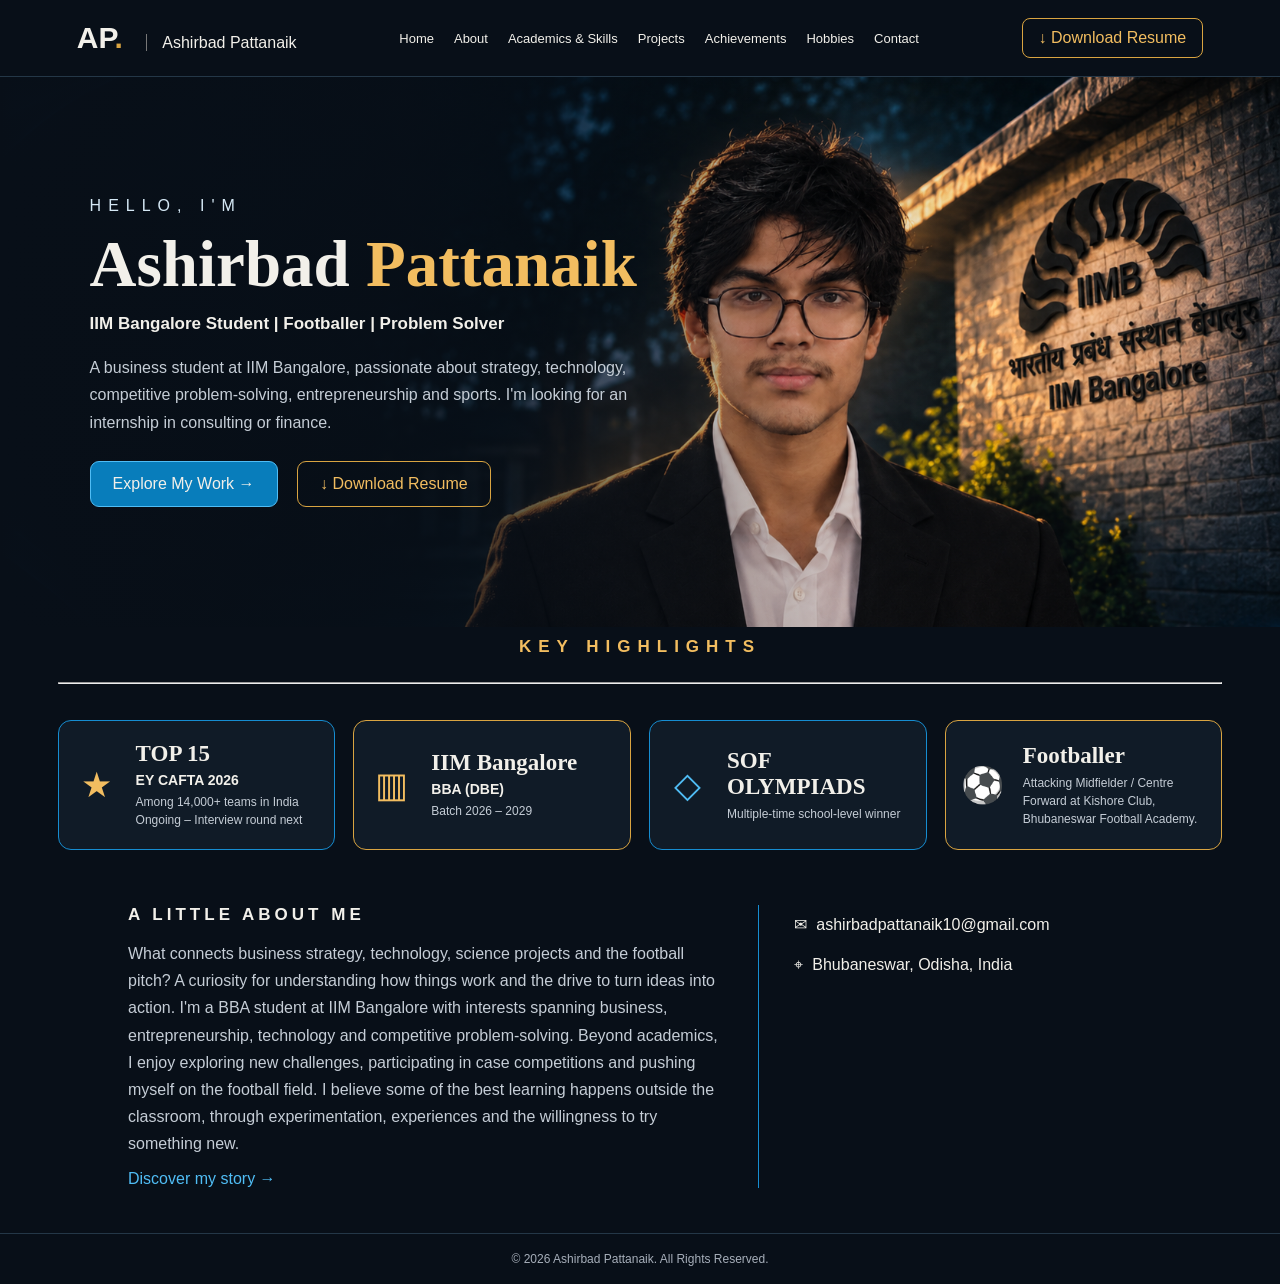
<file: index.html>
<!DOCTYPE html>
<html lang="en">
<head>
    <meta charset="UTF-8">
    <meta name="viewport" content="width=device-width, initial-scale=1.0">
    <title>Home | Ashirbad Pattanaik</title>
    <link rel="stylesheet" href="style.css">
</head>

<body class="home-site">

    <!-- Navigation -->
    <header class="navbar">

        <div class="logo">
            AP<span>.</span> <small>Ashirbad Pattanaik</small>
        </div>

        <nav>
            <a href="index.html">Home</a>
            <a href="about.html">About</a>
            <a href="academics.html">Academics &amp; Skills</a>
            <a href="projects.html">Projects</a>
            <a href="achievements.html">Achievements</a>
            <a href="hobbies.html">Hobbies</a>
            <a href="contact.html">Contact</a>
        </nav>

        <a href="resume.pdf" class="resume-btn" download>
            ↓ Download Resume
        </a>

    </header>


    <!-- Hero Section -->
    <section class="hero">

        <img src="images/hero2.png"
             alt="Ashirbad Pattanaik"
             class="mobile-portrait">

        <div class="intro">

            <p class="greeting">HELLO, I'M</p>

            <h1>Ashirbad <span>Pattanaik</span></h1>

            <h3>IIM Bangalore Student | Footballer | Problem Solver</h3>

            <p class="description">
                A business student at IIM Bangalore, passionate about
                strategy, technology, competitive problem-solving,
                entrepreneurship and sports. I'm looking for an
                internship in consulting or finance.
            </p>

            <a href="projects.html" class="blue-btn">
                Explore My Work →
            </a>

            <a href="resume.pdf" class="gold-btn" download>
                ↓ Download Resume
            </a>

        </div>

    </section>


    <!-- Key Highlights -->
    <section class="highlights">

        <h2>KEY HIGHLIGHTS</h2>
        <hr>
        <br><br>

        <div class="cards">

            <div class="card blue-card">
                <div class="symbol gold">★</div>

                <div>
                    <h3>TOP 15</h3>
                    <h4>EY CAFTA 2026</h4>
                    <p>
                        Among 14,000+ teams in India<br>
                        Ongoing – Interview round next
                    </p>
                </div>
            </div>


            <div class="card gold-card">
                <div class="symbol gold">▥</div>

                <div>
                    <h3>IIM Bangalore</h3>
                    <h4>BBA (DBE)</h4>
                    <p>Batch 2026 – 2029</p>
                </div>
            </div>


            <div class="card blue-card">
                <div class="symbol blue">◇</div>

                <div>
                    <h3>SOF OLYMPIADS</h3>
                    <p>Multiple-time school-level winner</p>
                </div>
            </div>


            <div class="card gold-card">
                <div class="symbol gold">⚽</div>

                <div>
                    <h3>Footballer</h3>
                    <p>
                        Attacking Midfielder / Centre Forward
                        at Kishore Club, Bhubaneswar Football Academy.
                    </p>
                </div>
            </div>

        </div>

    </section>


    <!-- About and Contact -->
    <section class="about-contact">

        <div class="about">

            <h2>A LITTLE ABOUT ME</h2>

            <p>
                What connects business strategy, technology, science
                projects and the football pitch? A curiosity for
                understanding how things work and the drive to turn
                ideas into action. I'm a BBA student at IIM Bangalore
                with interests spanning business, entrepreneurship,
                technology and competitive problem-solving. Beyond
                academics, I enjoy exploring new challenges,
                participating in case competitions and pushing myself
                on the football field. I believe some of the best
                learning happens outside the classroom, through
                experimentation, experiences and the willingness to
                try something new.
            </p>

            <a href="about.html">Discover my story →</a>

        </div>


        <div class="contact">

            <p>✉ &nbsp;ashirbadpattanaik10@gmail.com</p>
            <p>⌖ &nbsp;Bhubaneswar, Odisha, India</p>

        </div>

    </section>


    <!-- Footer -->
    <footer>
        <p>© 2026 Ashirbad Pattanaik. All Rights Reserved.</p>
    </footer>

</body>
</html>
</file>
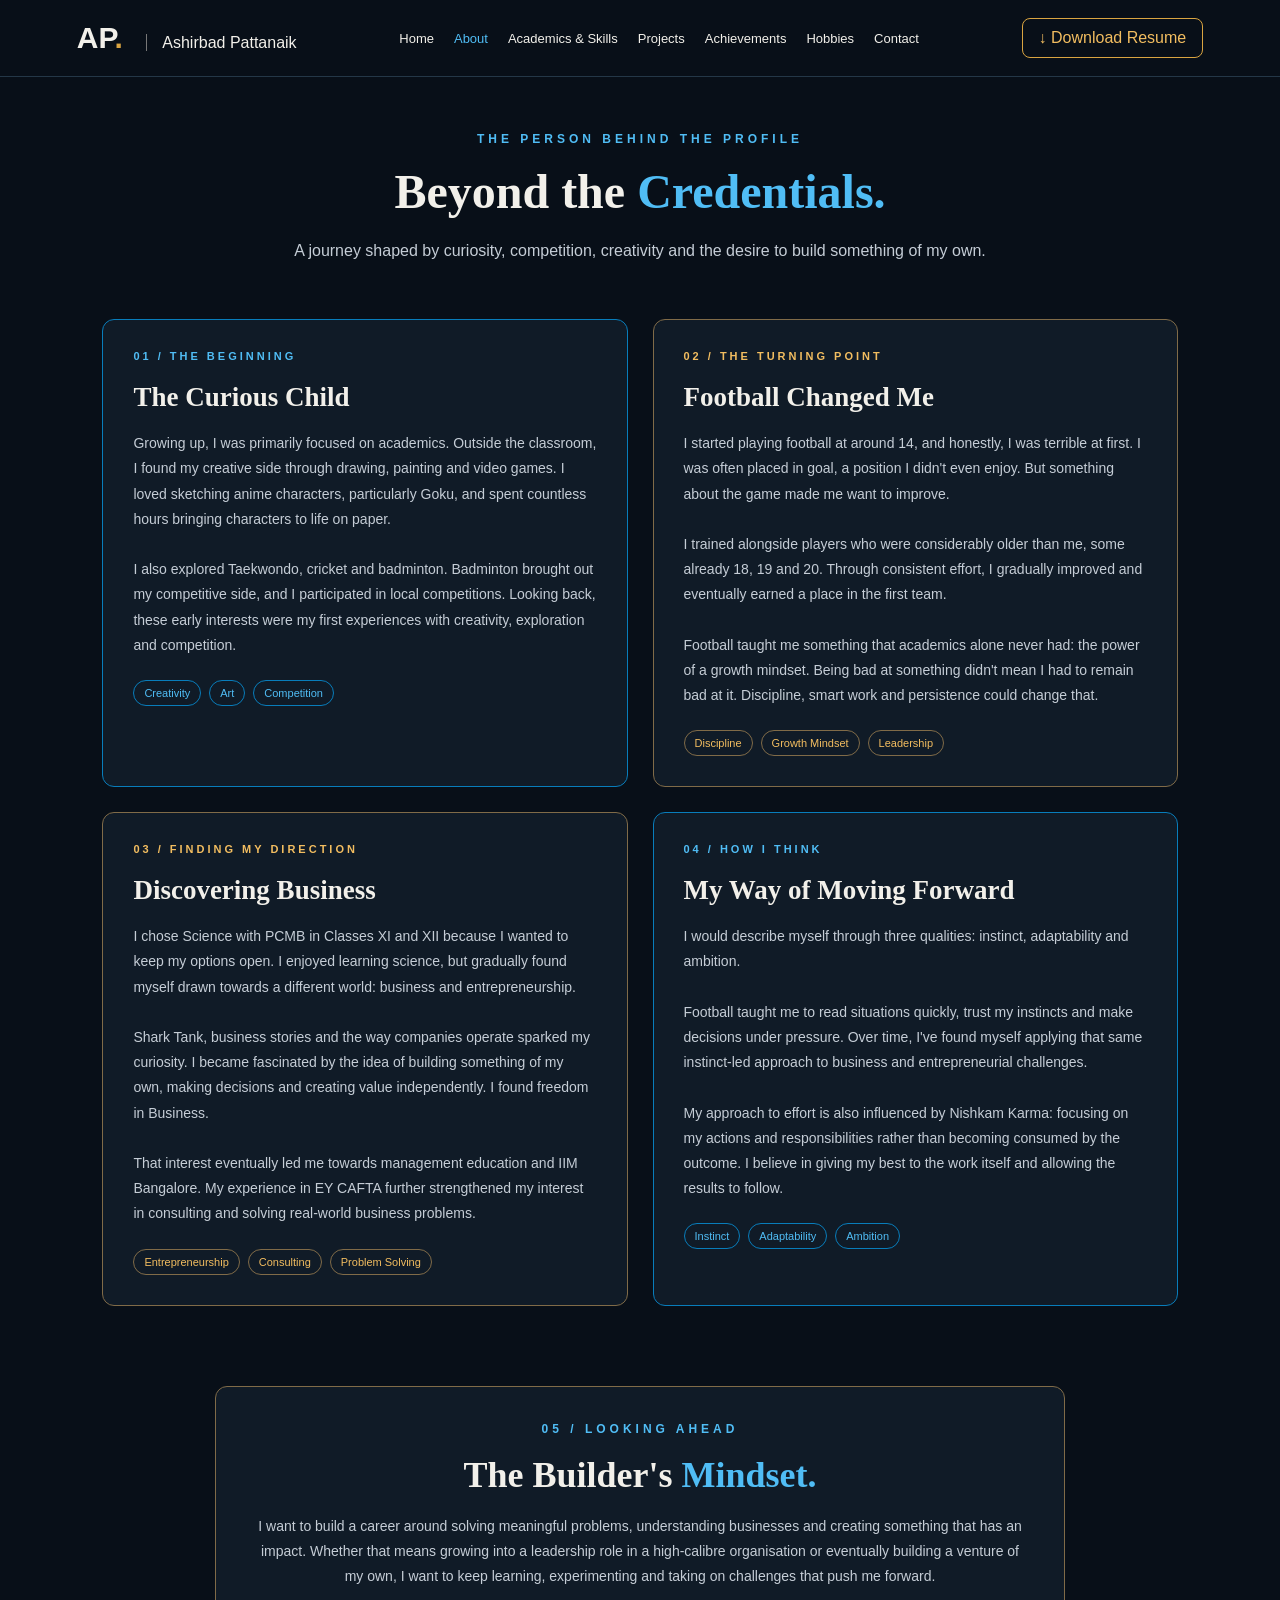
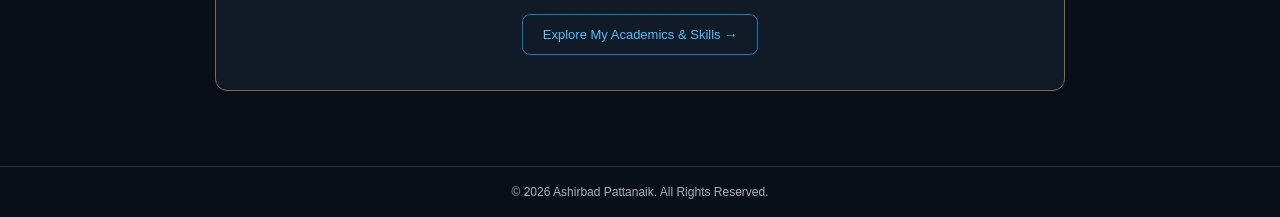
<file: about.html>
<!DOCTYPE html>
<html lang="en">

<head>
    <meta charset="UTF-8">
    <meta name="viewport" content="width=device-width, initial-scale=1.0">
    <title>About | Ashirbad Pattanaik</title>
    <link rel="stylesheet" href="style.css">
</head>

<body class="about-site">

    <!-- Navigation -->
    <header class="navbar">

        <div class="logo">
            AP<span>.</span> <small>Ashirbad Pattanaik</small>
        </div>

        <nav>
            <a href="index.html">Home</a>
            <a href="about.html">About</a>
            <a href="academics.html">Academics &amp; Skills</a>
            <a href="projects.html">Projects</a>
            <a href="achievements.html">Achievements</a>
            <a href="hobbies.html">Hobbies</a>
            <a href="contact.html">Contact</a>
        </nav>

        <a href="resume.pdf" class="resume-btn" download>
            ↓ Download Resume
        </a>

    </header>


    <main class="about-page">

        <!-- Page Introduction -->
        <section class="about-hero">

            <p class="about-eyebrow">THE PERSON BEHIND THE PROFILE</p>

            <h1>Beyond the <span>Credentials.</span></h1>

            <p>
                A journey shaped by curiosity, competition,
                creativity and the desire to build something of my own.
            </p>

        </section>


        <!-- Story Grid -->
        <section class="story-grid">

            <!-- 01 Early Years -->
            <article class="story-card story-one">

                <p class="story-number">01 / THE BEGINNING</p>

                <h2>The Curious Child</h2>

                <p>
                    Growing up, I was primarily focused on academics.
                    Outside the classroom, I found my creative side
                    through drawing, painting and video games. I loved
                    sketching anime characters, particularly Goku,
                    and spent countless hours bringing characters
                    to life on paper.

                    <br><br>

                    I also explored Taekwondo, cricket and badminton.
                    Badminton brought out my competitive side, and
                    I participated in local competitions. Looking back,
                    these early interests were my first experiences
                    with creativity, exploration and competition.
                </p>

                <div class="story-tags">
                    <span>Creativity</span>
                    <span>Art</span>
                    <span>Competition</span>
                </div>

            </article>


            <!-- 02 Football -->
            <article class="story-card story-two">

                <p class="story-number">02 / THE TURNING POINT</p>

                <h2>Football Changed Me</h2>

                <p>
                    I started playing football at around 14, and
                    honestly, I was terrible at first. I was often
                    placed in goal, a position I didn't even enjoy.
                    But something about the game made me want to
                    improve.

                    <br><br>

                    I trained alongside players who were considerably
                    older than me, some already 18, 19 and 20.
                    Through consistent effort, I gradually improved
                    and eventually earned a place in the first team.

                    <br><br>

                    Football taught me something that academics
                    alone never had: the power of a growth mindset.
                    Being bad at something didn't mean I had to
                    remain bad at it. Discipline, smart work and
                    persistence could change that.
                </p>

                <div class="story-tags">
                    <span>Discipline</span>
                    <span>Growth Mindset</span>
                    <span>Leadership</span>
                </div>

            </article>


            <!-- 03 Business -->
            <article class="story-card story-three">

                <p class="story-number">03 / FINDING MY DIRECTION</p>

                <h2>Discovering Business</h2>

                <p>
                    I chose Science with PCMB in Classes XI and XII
                    because I wanted to keep my options open.
                    I enjoyed learning science, but gradually found
                    myself drawn towards a different world:
                    business and entrepreneurship.

                    <br><br>

                    Shark Tank, business stories and the way
                    companies operate sparked my curiosity.
                    I became fascinated by the idea of building
                    something of my own, making decisions and
                    creating value independently. I found freedom in Business.
                 
            

                    <br><br>

                    That interest eventually led me towards
                    management education and IIM Bangalore.
                    My experience in EY CAFTA further strengthened
                    my interest in consulting and solving
                    real-world business problems.
                </p>

                <div class="story-tags">
                    <span>Entrepreneurship</span>
                    <span>Consulting</span>
                    <span>Problem Solving</span>
                </div>

            </article>


            <!-- 04 Philosophy -->
            <article class="story-card story-four">

                <p class="story-number">04 / HOW I THINK</p>

                <h2>My Way of Moving Forward</h2>

                <p>
                    I would describe myself through three qualities:
                    instinct, adaptability and ambition.

                    <br><br>

                    Football taught me to read situations quickly,
                    trust my instincts and make decisions under
                    pressure. Over time, I've found myself applying
                    that same instinct-led approach to business
                    and entrepreneurial challenges.

                    <br><br>

                    My approach to effort is also influenced by
                    Nishkam Karma: focusing on my actions and
                    responsibilities rather than becoming consumed
                    by the outcome. I believe in giving my best
                    to the work itself and allowing the results
                    to follow.
                </p>

                <div class="story-tags">
                    <span>Instinct</span>
                    <span>Adaptability</span>
                    <span>Ambition</span>
                </div>

            </article>

        </section>


        <!-- Looking Ahead -->
        <section class="about-future">

            <p class="about-eyebrow">05 / LOOKING AHEAD</p>

            <h2>The Builder's <span>Mindset.</span></h2>

            <p>
                I want to build a career around solving meaningful
                problems, understanding businesses and creating
                something that has an impact. Whether that means
                growing into a leadership role in a high-calibre
                organisation or eventually building a venture
                of my own, I want to keep learning, experimenting
                and taking on challenges that push me forward.
            </p>

            <a href="academics.html" class="about-button">
                Explore My Academics &amp; Skills →
            </a>

        </section>

    </main>


    <!-- Footer -->
    <footer>
        <p>© 2026 Ashirbad Pattanaik. All Rights Reserved.</p>
    </footer>

</body>
</html>
</file>
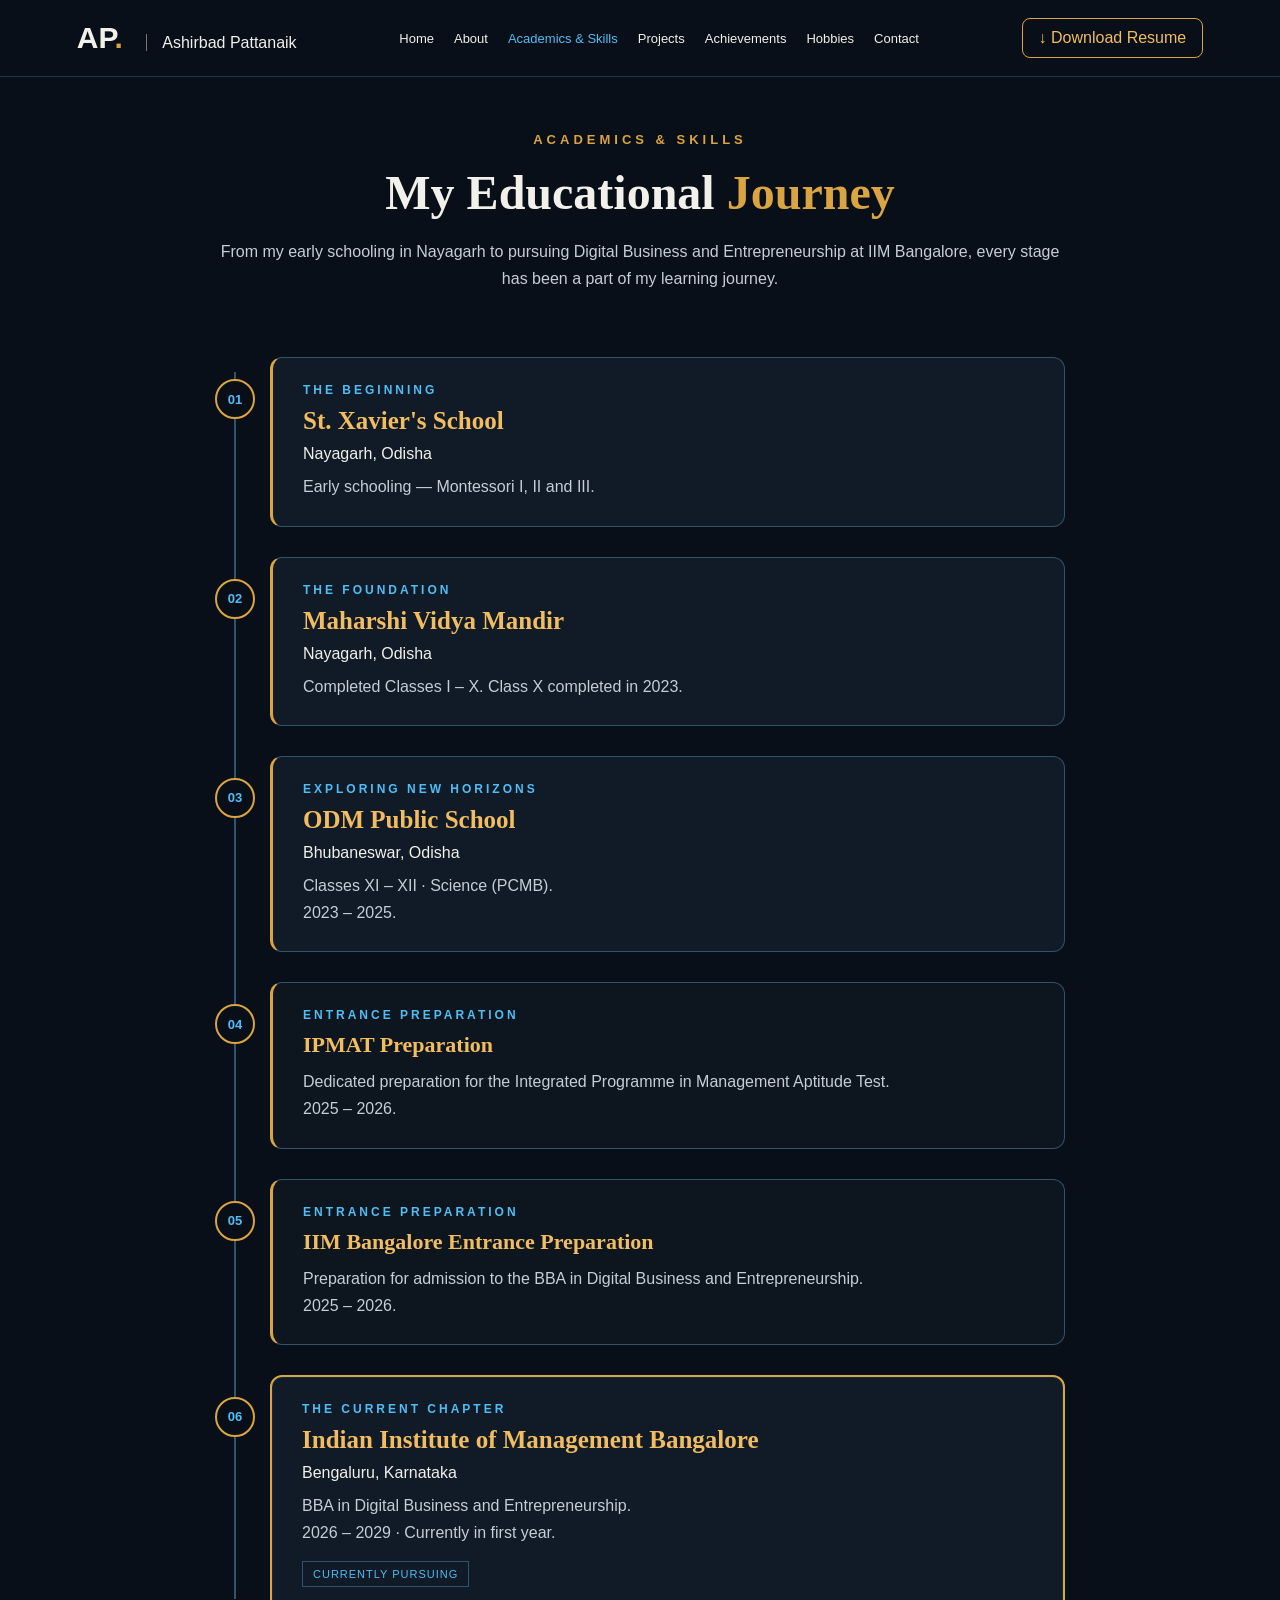
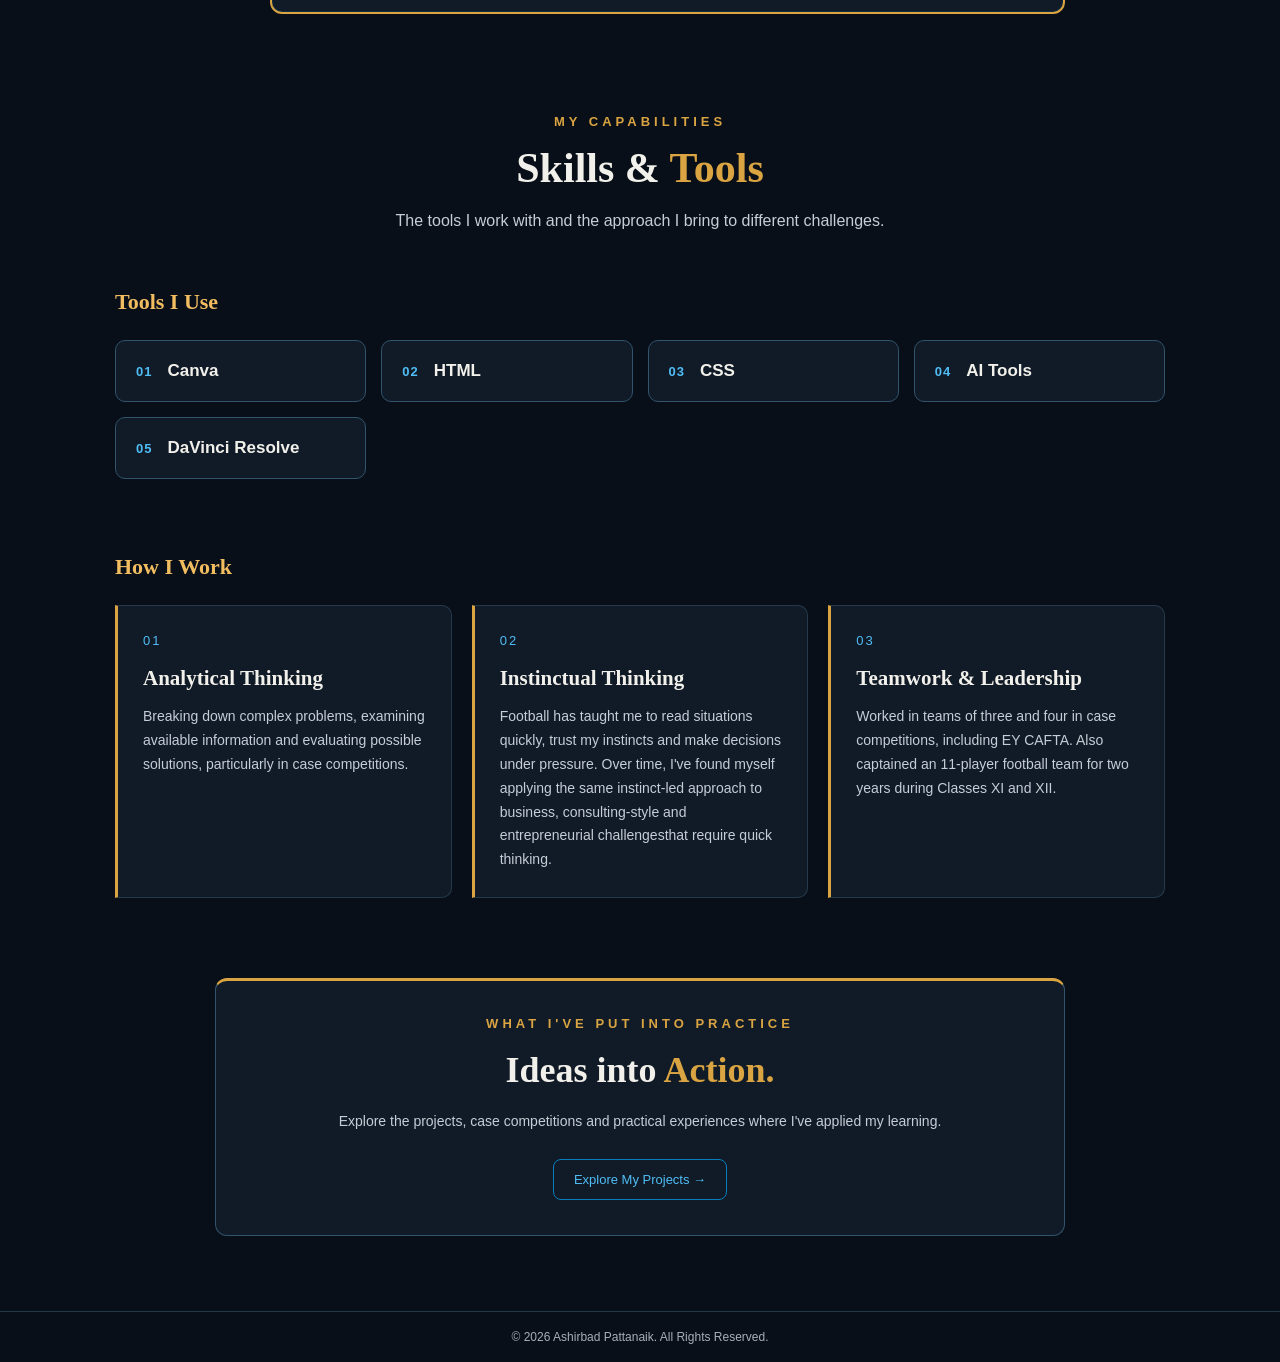
<file: academics.html>
<!DOCTYPE html>
<html lang="en">

<head>
    <meta charset="UTF-8">
    <meta name="viewport" content="width=device-width, initial-scale=1.0">
    <title>Academics &amp; Skills | Ashirbad Pattanaik</title>
    <link rel="stylesheet" href="style.css">
</head>

<body class="academics-site">

    <!-- Navigation -->
    <header class="navbar">

        <div class="logo">
            AP<span>.</span> <small>Ashirbad Pattanaik</small>
        </div>

        <nav>
            <a href="index.html">Home</a>
            <a href="about.html">About</a>
            <a href="academics.html">Academics &amp; Skills</a>
            <a href="projects.html">Projects</a>
            <a href="achievements.html">Achievements</a>
            <a href="hobbies.html">Hobbies</a>
            <a href="contact.html">Contact</a>
        </nav>

        <a href="resume.pdf" class="resume-btn" download>
            ↓ Download Resume
        </a>

    </header>


    <main class="education-page">

        <!-- Introduction -->
        <section class="education-intro">

            <p class="education-label">ACADEMICS &amp; SKILLS</p>

            <h1>My Educational <span>Journey</span></h1>

            <p>
                From my early schooling in Nayagarh to pursuing
                Digital Business and Entrepreneurship at IIM Bangalore,
                every stage has been a part of my learning journey.
            </p>

        </section>


        <!-- Education Timeline -->
        <section class="education-timeline">

            <!-- School 1 -->
            <div class="education-item">

                <div class="education-marker">01</div>

                <div class="education-card">

                    <p class="education-stage">THE BEGINNING</p>

                    <h2>St. Xavier's School</h2>

                    <p class="education-location">
                        Nayagarh, Odisha
                    </p>

                    <p class="education-detail">
                        Early schooling — Montessori I, II and III.
                    </p>

                </div>

            </div>


            <!-- School 2 -->
            <div class="education-item">

                <div class="education-marker">02</div>

                <div class="education-card">

                    <p class="education-stage">THE FOUNDATION</p>

                    <h2>Maharshi Vidya Mandir</h2>

                    <p class="education-location">
                        Nayagarh, Odisha
                    </p>

                    <p class="education-detail">
                        Completed Classes I – X.
                        Class X completed in 2023.
                    </p>

                </div>

            </div>


            <!-- School 3 -->
            <div class="education-item">

                <div class="education-marker">03</div>

                <div class="education-card">

                    <p class="education-stage">EXPLORING NEW HORIZONS</p>

                    <h2>ODM Public School</h2>

                    <p class="education-location">
                        Bhubaneswar, Odisha
                    </p>

                    <p class="education-detail">
                        Classes XI – XII · Science (PCMB).
                        <br>
                        2023 – 2025.
                    </p>

                </div>

            </div>


            <!-- IPMAT Preparation -->
            <div class="education-item">

                <div class="education-marker">04</div>

                <div class="education-card preparation-card">

                    <p class="education-stage">
                        ENTRANCE PREPARATION
                    </p>

                    <h2>IPMAT Preparation</h2>

                    <p class="education-detail">
                        Dedicated preparation for the Integrated
                        Programme in Management Aptitude Test.
                        <br>
                        2025 – 2026.
                    </p>

                </div>

            </div>


            <!-- IIM Bangalore Entrance Preparation -->
            <div class="education-item">

                <div class="education-marker">05</div>

                <div class="education-card preparation-card">

                    <p class="education-stage">
                        ENTRANCE PREPARATION
                    </p>

                    <h2>IIM Bangalore Entrance Preparation</h2>

                    <p class="education-detail">
                        Preparation for admission to the BBA in
                        Digital Business and Entrepreneurship.
                        <br>
                        2025 – 2026.
                    </p>

                </div>

            </div>


            <!-- College -->
            <div class="education-item">

                <div class="education-marker">06</div>

                <div class="education-card current-education">

                    <p class="education-stage">THE CURRENT CHAPTER</p>

                    <h2>Indian Institute of Management Bangalore</h2>

                    <p class="education-location">
                        Bengaluru, Karnataka
                    </p>

                    <p class="education-detail">
                        BBA in Digital Business and Entrepreneurship.
                        <br>
                        2026 – 2029 · Currently in first year.
                    </p>

                    <span class="current-tag">
                        CURRENTLY PURSUING
                    </span>

                </div>

            </div>

        </section>


        <!-- Skills Section -->
        <section class="skills-section">

            <div class="section-heading">

                <p class="education-label">MY CAPABILITIES</p>

                <h2>Skills &amp; <span>Tools</span></h2>

                <p>
                    The tools I work with and the approach I bring
                    to different challenges.
                </p>

            </div>


            <!-- Tools -->
            <div class="tools-section">

                <h3 class="skills-subheading">Tools I Use</h3>

                <div class="tools-list">

                    <div class="tool-item">
                        <span class="tool-number">01</span>
                        <span>Canva</span>
                    </div>

                    <div class="tool-item">
                        <span class="tool-number">02</span>
                        <span>HTML</span>
                    </div>

                    <div class="tool-item">
                        <span class="tool-number">03</span>
                        <span>CSS</span>
                    </div>

                    <div class="tool-item">
                        <span class="tool-number">04</span>
                        <span>AI Tools</span>
                    </div>

                    <div class="tool-item">
                        <span class="tool-number">05</span>
                         <span>DaVinci Resolve</span>
                          </div>

                </div>

            </div>


            <!-- How I Work -->
            <div class="how-i-work">

                <h3 class="skills-subheading">How I Work</h3>

                <div class="work-grid">

                    <!-- Analytical Thinking -->
                    <div class="work-item">

                        <span class="work-number">01</span>

                        <h4>Analytical Thinking</h4>

                        <p>
                            Breaking down complex problems, examining
                            available information and evaluating
                            possible solutions, particularly in
                            case competitions.
                        </p>

                    </div>


                    <!-- Instinctual Thinking -->
                    <div class="work-item">

                        <span class="work-number">02</span>

                        <h4>Instinctual Thinking</h4>

                        <p>
                          Football has taught me to read situations quickly, trust my
                           instincts and make decisions under pressure. Over time, I've
                         found myself applying the same instinct-led approach to
                           business, consulting-style and entrepreneurial challengesthat require quick thinking.
                        </p>

                    </div>


                    <!-- Teamwork and Leadership -->
                    <div class="work-item">

                        <span class="work-number">03</span>

                        <h4>Teamwork &amp; Leadership</h4>

                        <p>
                            Worked in teams of three and four in
                            case competitions, including EY CAFTA.
                            Also captained an 11-player football team
                            for two years during Classes XI and XII.
                        </p>

                    </div>

                </div>

            </div>

        </section>


        <!-- Explore Projects -->
        <section class="academics-next">

            <p class="education-label">WHAT I'VE PUT INTO PRACTICE</p>

      <h2>Ideas into <span>Action.</span></h2>

       <p>
        Explore the projects, case competitions and practical
        experiences where I've applied my learning.
       </p>

      <a href="projects.html" class="academics-button">
        Explore My Projects →
           </a>

</section>

    </main>


    <!-- Footer -->
    <footer>
        <p>© 2026 Ashirbad Pattanaik. All Rights Reserved.</p>
    </footer>

</body>
</html>
</file>
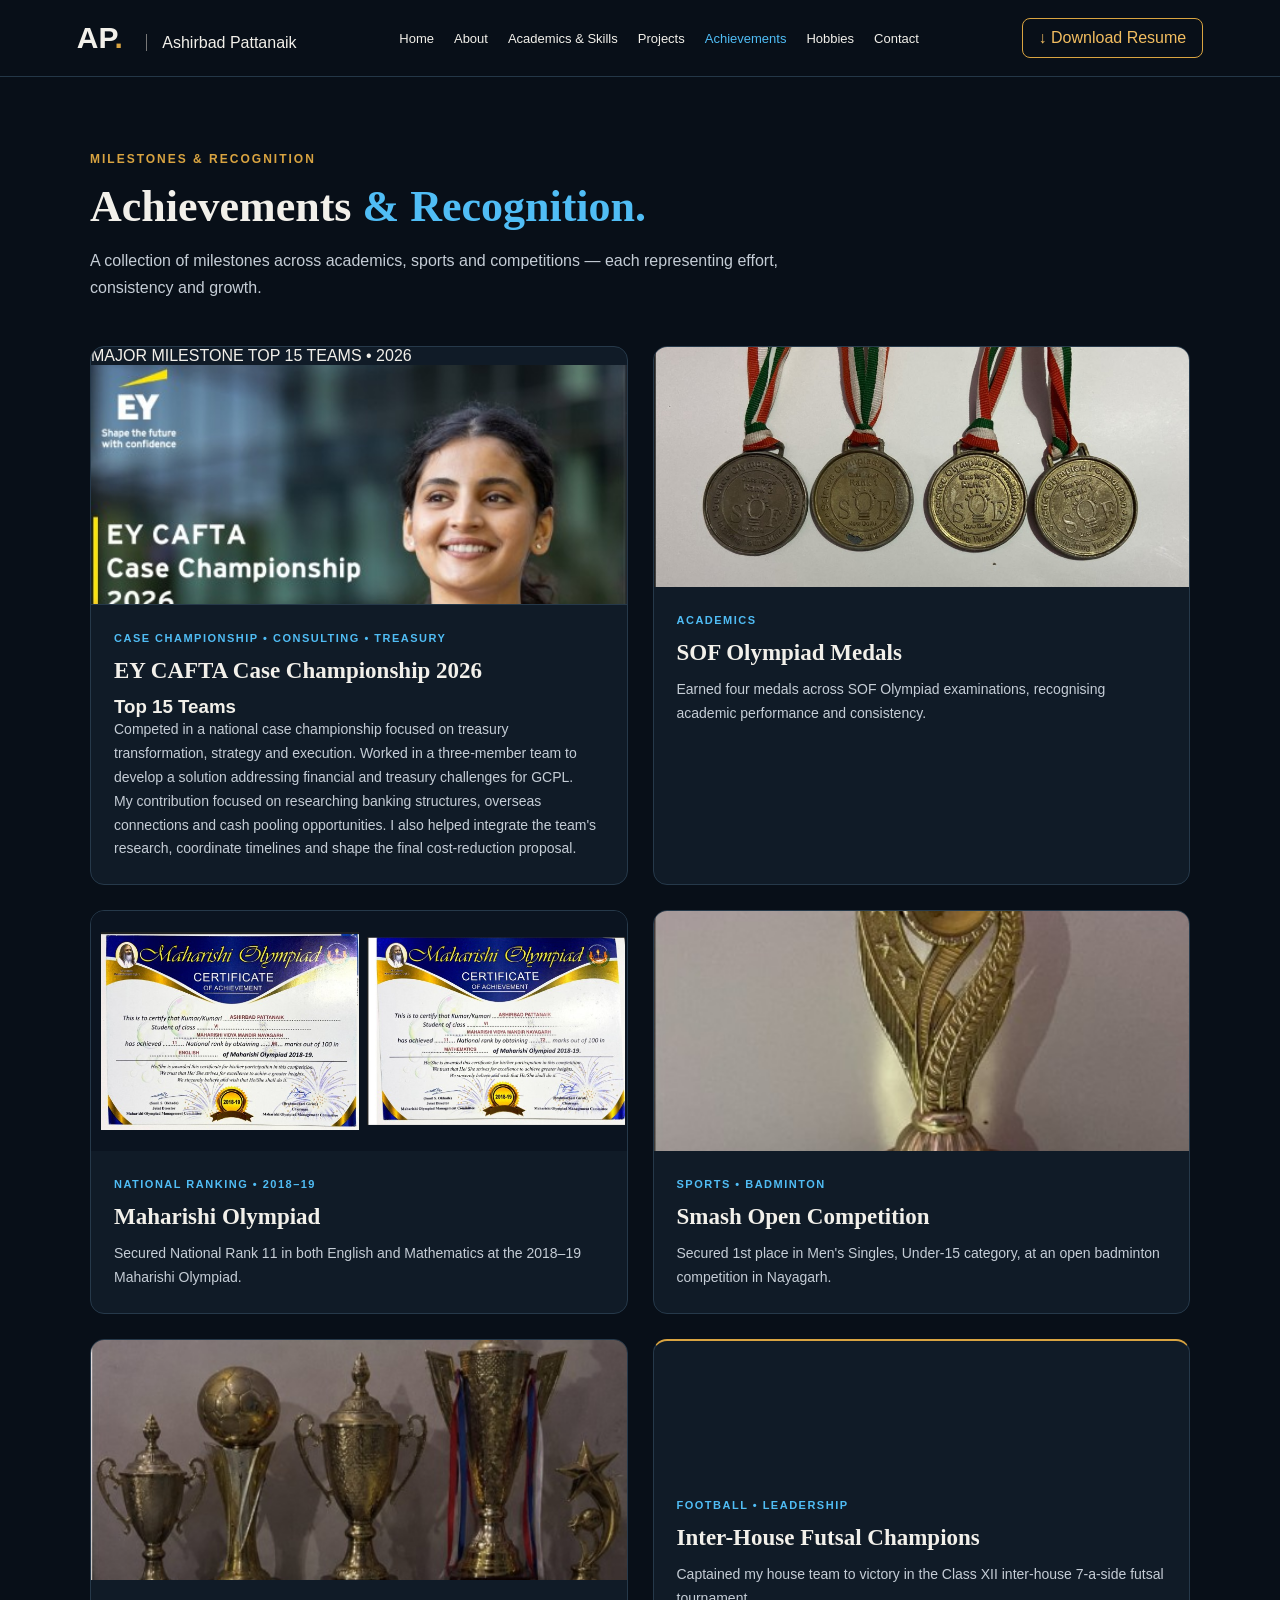
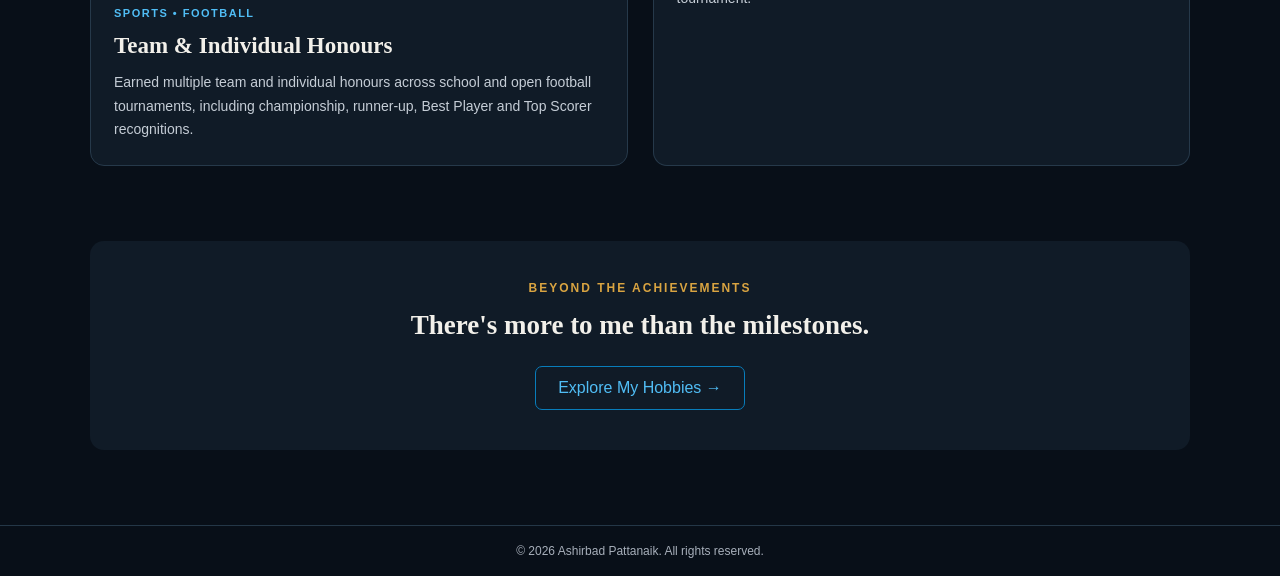
<file: achievements.html>
<!DOCTYPE html>
<html lang="en">
<head>
    <meta charset="UTF-8">
    <meta name="viewport" content="width=device-width, initial-scale=1.0">
    <title>Achievements | Ashirbad Pattanaik</title>
    <link rel="stylesheet" href="style.css">
</head>

<body class="achievements-site">

<header class="navbar">
    <div class="logo">AP<span>.</span> <small>Ashirbad Pattanaik</small></div>

    <nav>
        <a href="index.html">Home</a>
        <a href="about.html">About</a>
        <a href="academics.html">Academics &amp; Skills</a>
        <a href="projects.html">Projects</a>
        <a href="achievements.html">Achievements</a>
        <a href="hobbies.html">Hobbies</a>
        <a href="contact.html">Contact</a>
    </nav>

    <a href="resume.pdf" class="resume-btn" download>↓ Download Resume</a>
</header>


<main class="achievements-page">

    <!-- INTRO -->
    <section class="achievements-intro">
        <p class="achievement-label">MILESTONES &amp; RECOGNITION</p>
        <h1>Achievements <span>&amp; Recognition.</span></h1>
        <p>
            A collection of milestones across academics, sports and
            competitions — each representing effort, consistency and growth.
        </p>
    </section>


    <!-- ACHIEVEMENTS -->
    <section class="achievement-grid">

        <!-- EY CASE CHAMPIONSHIP -->
        <article class="achievement-card ey-achievement">

            <div class="ey-banner">
                <span>MAJOR MILESTONE</span>
                <span>TOP 15 TEAMS • 2026</span>
            </div>

            <img class="ey-image"
                 src="images/ey-cafta.jpg"
                 alt="EY CAFTA Case Championship 2026">

            <div class="achievement-content">
                <span>CASE CHAMPIONSHIP • CONSULTING • TREASURY</span>

                <h2>EY CAFTA Case Championship 2026</h2>
                <h3>Top 15 Teams</h3>

                <p>
                    Competed in a national case championship focused on
                    treasury transformation, strategy and execution.
                    Worked in a three-member team to develop a solution
                    addressing financial and treasury challenges for GCPL.
                </p>

                <p>
                    My contribution focused on researching banking structures,
                    overseas connections and cash pooling opportunities.
                    I also helped integrate the team's research, coordinate
                    timelines and shape the final cost-reduction proposal.
                </p>
            </div>
        </article>


        <!-- SOF OLYMPIADS -->
        <article class="achievement-card">

            <img src="images/sof-medals.jpg" alt="Four SOF Olympiad medals">

            <div class="achievement-content">
                <span>ACADEMICS</span>
                <h2>SOF Olympiad Medals</h2>
                <p>
                    Earned four medals across SOF Olympiad examinations,
                    recognising academic performance and consistency.
                </p>
            </div>
        </article>


        <!-- MAHARISHI OLYMPIAD -->
        <article class="achievement-card">

            <div class="certificate-gallery">
                <img src="images/maharishi-english.jpg"
                     alt="Maharishi Olympiad English certificate">

                <img src="images/maharishi-maths.jpg"
                     alt="Maharishi Olympiad Mathematics certificate">
            </div>

            <div class="achievement-content">
                <span>NATIONAL RANKING • 2018–19</span>
                <h2>Maharishi Olympiad</h2>
                <p>
                    Secured National Rank 11 in both English and Mathematics
                    at the 2018–19 Maharishi Olympiad.
                </p>
            </div>
        </article>


        <!-- BADMINTON -->
        <article class="achievement-card">

            <img src="images/badminton-trophy.jpg"
                 alt="Badminton first place trophy">

            <div class="achievement-content">
                <span>SPORTS • BADMINTON</span>
                <h2>Smash Open Competition</h2>
                <p>
                    Secured 1st place in Men's Singles, Under-15 category,
                    at an open badminton competition in Nayagarh.
                </p>
            </div>
        </article>


        <!-- FOOTBALL TROPHIES -->
        <article class="achievement-card">

            <img src="images/football-trophies.jpg"
                 alt="Football team and individual trophies">

            <div class="achievement-content">
                <span>SPORTS • FOOTBALL</span>
                <h2>Team &amp; Individual Honours</h2>
                <p>
                    Earned multiple team and individual honours across
                    school and open football tournaments, including
                    championship, runner-up, Best Player and Top Scorer
                    recognitions.
                </p>
            </div>
        </article>


        <!-- INTER-HOUSE FUTSAL -->
        <article class="achievement-card text-achievement">

            <div class="achievement-content">
                <span>FOOTBALL • LEADERSHIP</span>
                <h2>Inter-House Futsal Champions</h2>
                <p>
                    Captained my house team to victory in the Class XII
                    inter-house 7-a-side futsal tournament.
                </p>
            </div>
        </article>

    </section>


    <!-- NEXT PAGE -->
    <section class="achievements-next">
        <p>BEYOND THE ACHIEVEMENTS</p>
        <h2>There's more to me than the milestones.</h2>
        <a href="hobbies.html">Explore My Hobbies →</a>
    </section>

</main>


<footer class="footer">
    <p>© 2026 Ashirbad Pattanaik. All rights reserved.</p>
</footer>

</body>
</html>
</file>
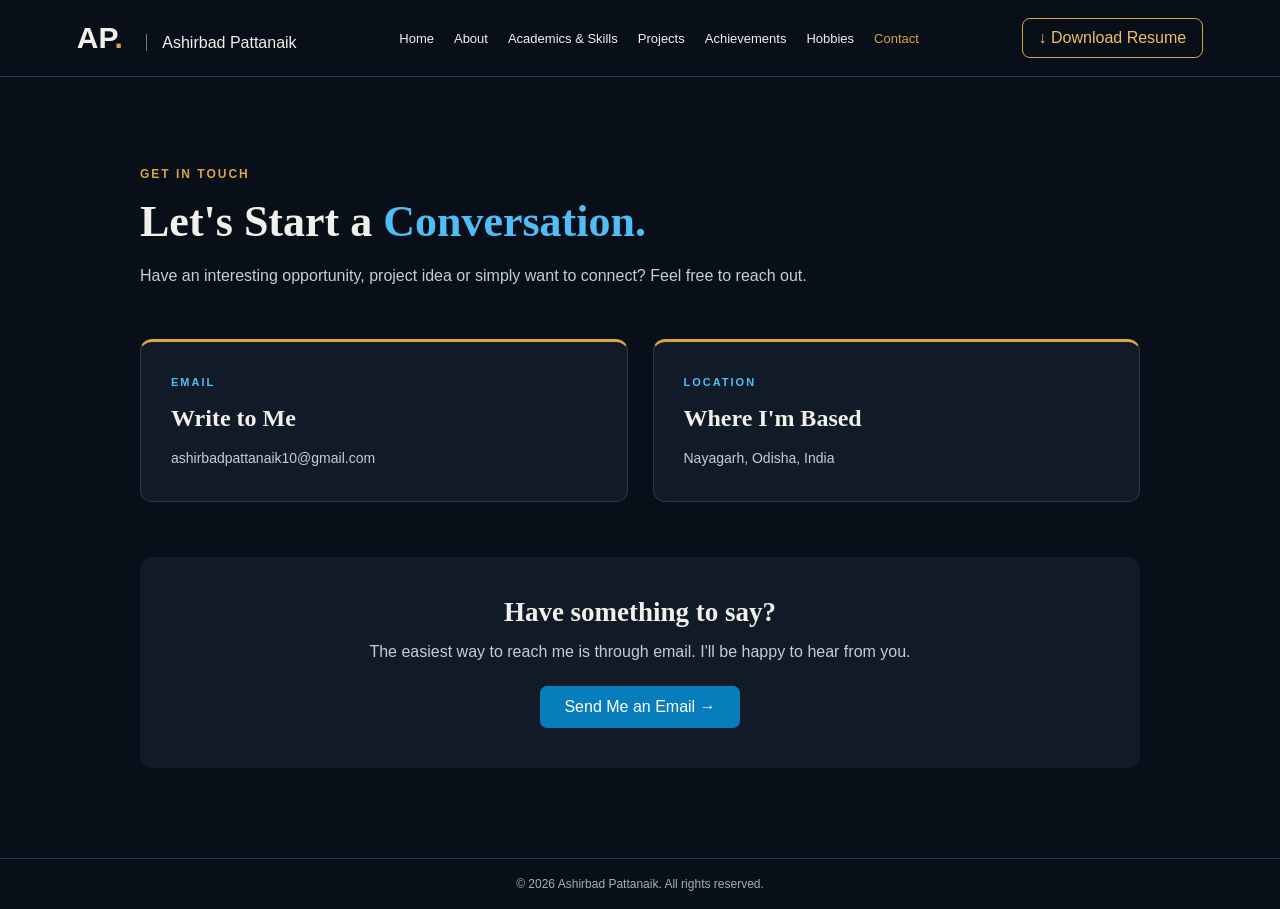
<file: contact.html>
<!DOCTYPE html>
<html lang="en">
<head>
    <meta charset="UTF-8">
    <meta name="viewport" content="width=device-width, initial-scale=1.0">
    <title>Contact | Ashirbad Pattanaik</title>
    <link rel="stylesheet" href="style.css">
</head>

<body class="contact-site">

<header class="navbar">
    <div class="logo">AP<span>.</span> <small>Ashirbad Pattanaik</small></div>

    <nav>
        <a href="index.html">Home</a>
        <a href="about.html">About</a>
        <a href="academics.html">Academics &amp; Skills</a>
        <a href="projects.html">Projects</a>
        <a href="achievements.html">Achievements</a>
        <a href="hobbies.html">Hobbies</a>
        <a href="contact.html">Contact</a>
    </nav>

    <a href="resume.pdf" class="resume-btn" download>↓ Download Resume</a>
</header>


<main class="contact-page">

    <section class="contact-intro">
        <p>GET IN TOUCH</p>
        <h1>Let's Start a <span>Conversation.</span></h1>
        <p>
            Have an interesting opportunity, project idea or simply
            want to connect? Feel free to reach out.
        </p>
    </section>


    <section class="contact-details">

        <div class="contact-card">
            <span>EMAIL</span>
            <h2>Write to Me</h2>
            <a href="mailto:ashirbadpattanaik10@gmail.com">
                ashirbadpattanaik10@gmail.com
            </a>
        </div>

        <div class="contact-card">
            <span>LOCATION</span>
            <h2>Where I'm Based</h2>
            <p>Nayagarh, Odisha, India</p>
        </div>

    </section>


    <section class="contact-message">
        <h2>Have something to say?</h2>
        <p>
            The easiest way to reach me is through email.
            I'll be happy to hear from you.
        </p>
        <a href="mailto:ashirbadpattanaik10@gmail.com">
            Send Me an Email →
        </a>
    </section>

</main>


<footer class="footer">
    <p>© 2026 Ashirbad Pattanaik. All rights reserved.</p>
</footer>

</body>
</html>
</file>
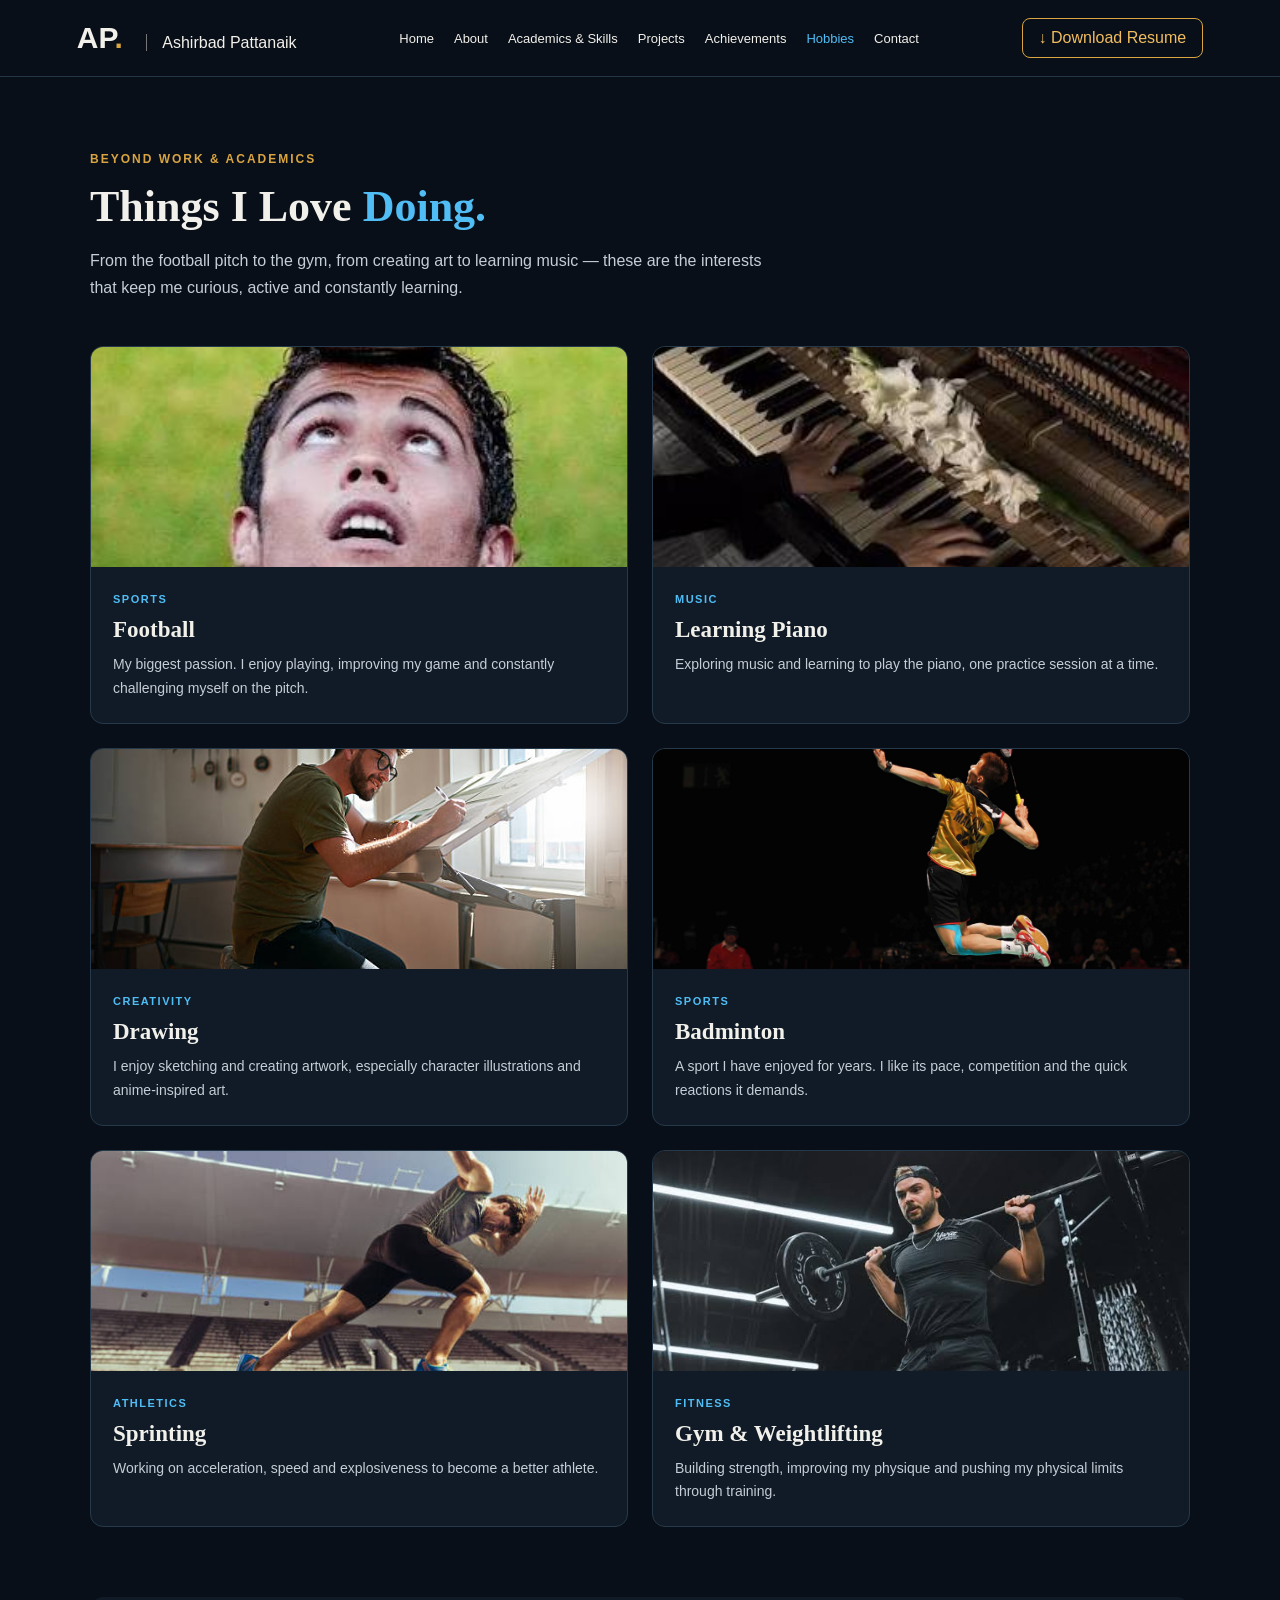
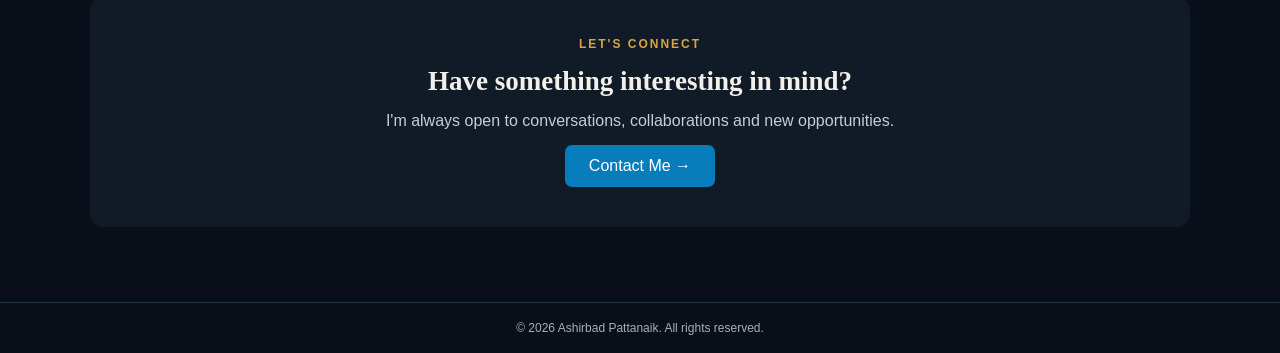
<file: hobbies.html>
<!DOCTYPE html>
<html lang="en">
<head>
    <meta charset="UTF-8">
    <meta name="viewport" content="width=device-width, initial-scale=1.0">
    <title>Hobbies | Ashirbad Pattanaik</title>
    <link rel="stylesheet" href="style.css">
</head>

<body class="hobbies-site">

<header class="navbar">
    <div class="logo">AP<span>.</span> <small>Ashirbad Pattanaik</small></div>

    <nav>
        <a href="index.html">Home</a>
        <a href="about.html">About</a>
        <a href="academics.html">Academics &amp; Skills</a>
        <a href="projects.html">Projects</a>
        <a href="achievements.html">Achievements</a>
        <a href="hobbies.html">Hobbies</a>
        <a href="contact.html">Contact</a>
    </nav>

    <a href="resume.pdf" class="resume-btn" download>↓ Download Resume</a>
</header>


<main class="hobbies-page">

    <section class="hobbies-intro">
        <p>BEYOND WORK &amp; ACADEMICS</p>
        <h1>Things I Love <span>Doing.</span></h1>
        <p>
            From the football pitch to the gym, from creating art to
            learning music — these are the interests that keep me
            curious, active and constantly learning.
        </p>
    </section>


    <section class="hobbies-grid">

        <article class="hobby-card">
            <img src="images/hobby-football.jpg" alt="Football">
            <div>
                <span>SPORTS</span>
                <h2>Football</h2>
                <p>My biggest passion. I enjoy playing, improving my game and constantly challenging myself on the pitch.</p>
            </div>
        </article>

        <article class="hobby-card">
            <img src="images/hobby-piano.jpg" alt="Piano">
            <div>
                <span>MUSIC</span>
                <h2>Learning Piano</h2>
                <p>Exploring music and learning to play the piano, one practice session at a time.</p>
            </div>
        </article>

        <article class="hobby-card">
            <img src="images/hobby-drawing.jpg" alt="Drawing and artwork">
            <div>
                <span>CREATIVITY</span>
                <h2>Drawing</h2>
                <p>I enjoy sketching and creating artwork, especially character illustrations and anime-inspired art.</p>
            </div>
        </article>

        <article class="hobby-card">
            <img src="images/hobby-badminton.jpg" alt="Badminton">
            <div>
                <span>SPORTS</span>
                <h2>Badminton</h2>
                <p>A sport I have enjoyed for years. I like its pace, competition and the quick reactions it demands.</p>
            </div>
        </article>

        <article class="hobby-card">
            <img src="images/hobby-sprinting.jpg" alt="Sprint training">
            <div>
                <span>ATHLETICS</span>
                <h2>Sprinting</h2>
                <p>Working on acceleration, speed and explosiveness to become a better athlete.</p>
            </div>
        </article>

        <article class="hobby-card">
            <img src="images/hobby-gym.jpg" alt="Gym and weightlifting">
            <div>
                <span>FITNESS</span>
                <h2>Gym &amp; Weightlifting</h2>
                <p>Building strength, improving my physique and pushing my physical limits through training.</p>
            </div>
        </article>

    </section>


    <section class="hobbies-contact">
        <p>LET'S CONNECT</p>
        <h2>Have something interesting in mind?</h2>
        <p>I'm always open to conversations, collaborations and new opportunities.</p>
        <a href="contact.html">Contact Me →</a>
    </section>

</main>


<footer class="footer">
    <p>© 2026 Ashirbad Pattanaik. All rights reserved.</p>
</footer>

</body>
</html>
</file>
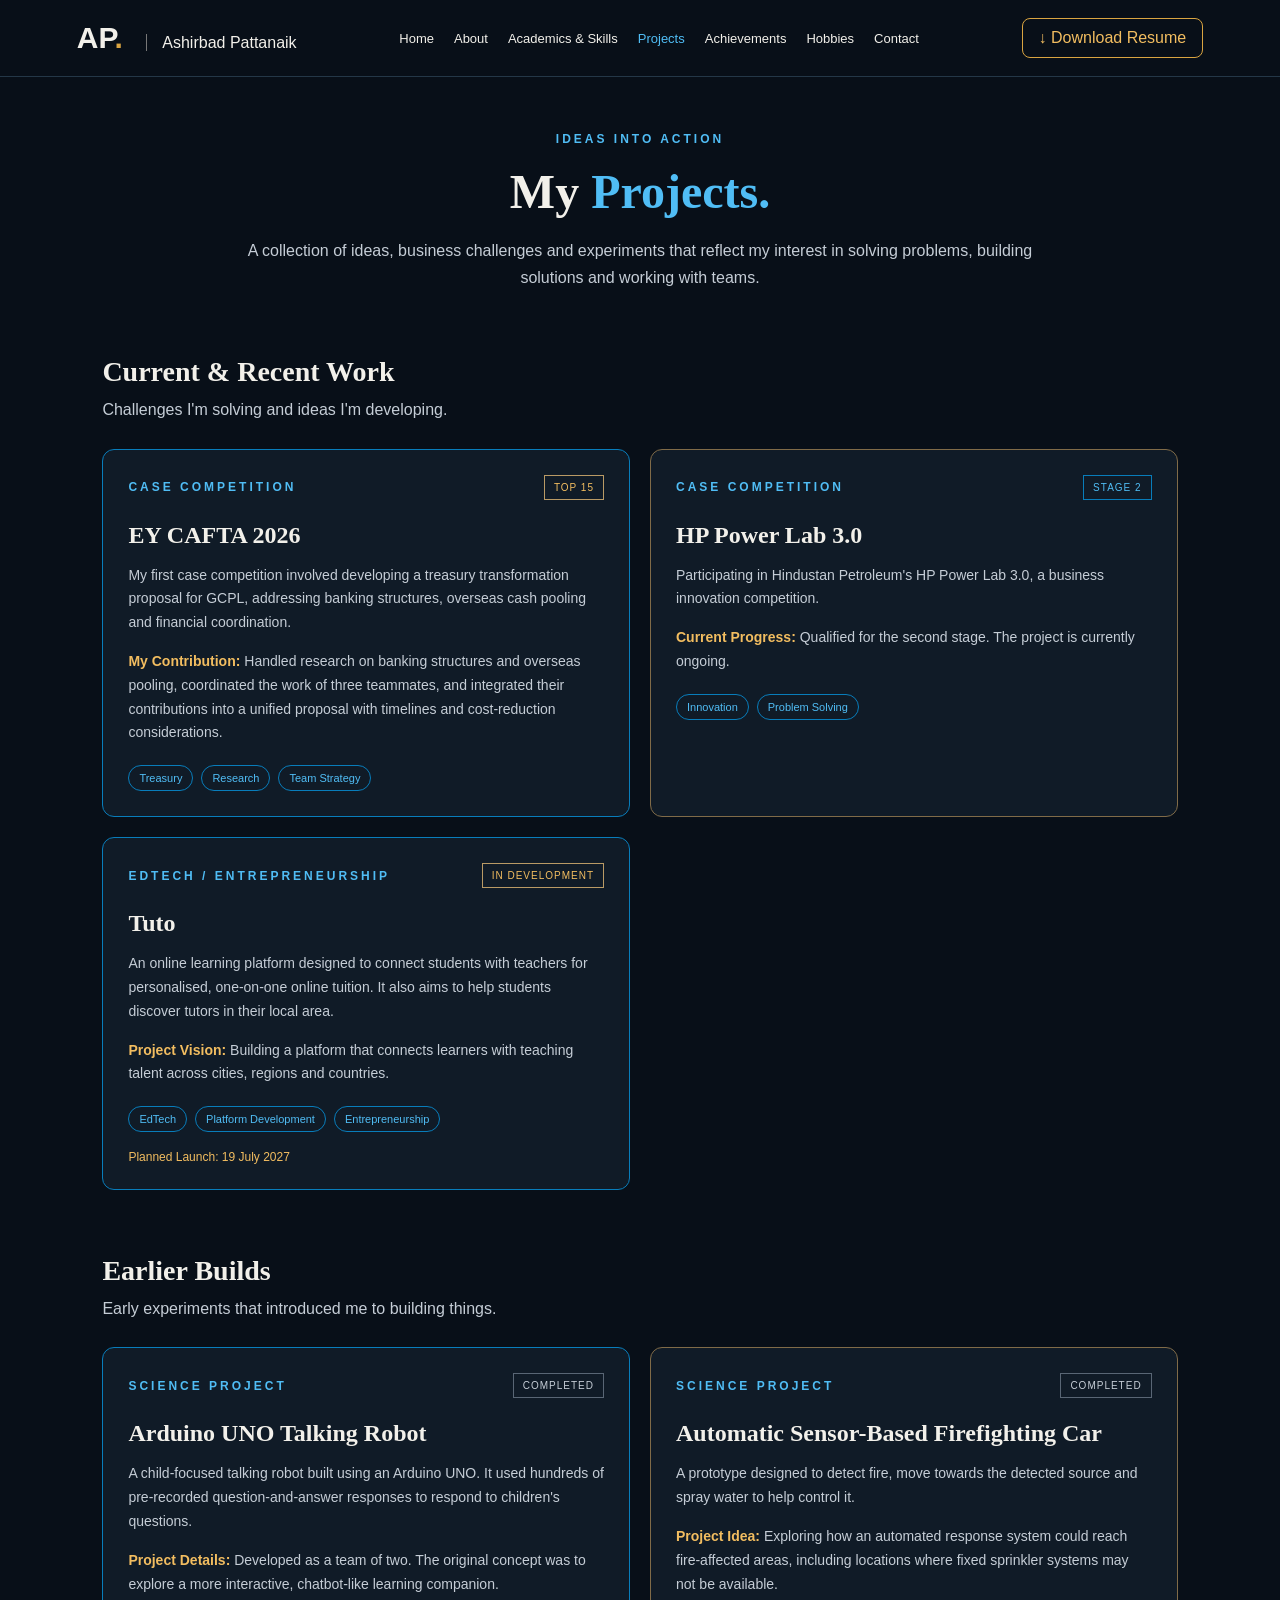
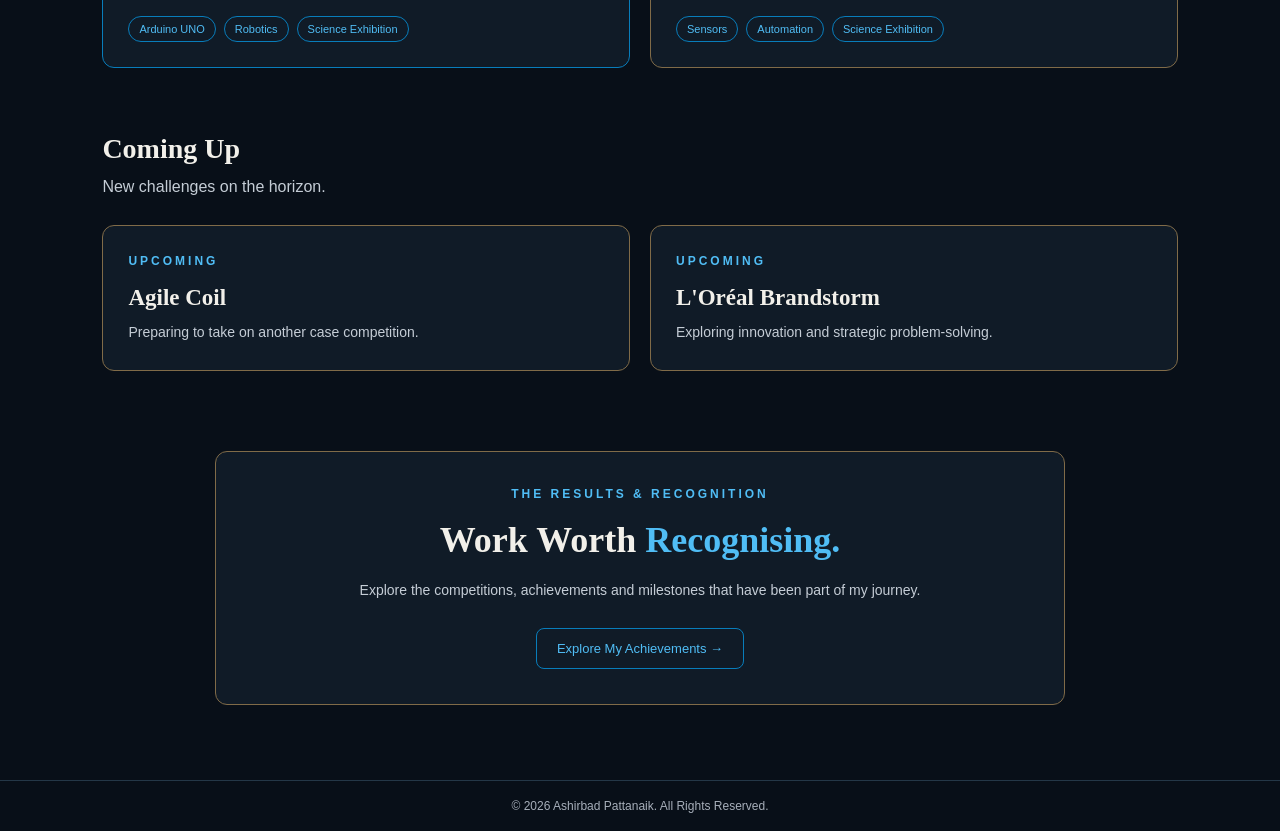
<file: projects.html>
<!DOCTYPE html>
<html lang="en">

<head>
    <meta charset="UTF-8">
    <meta name="viewport" content="width=device-width, initial-scale=1.0">
    <title>Projects | Ashirbad Pattanaik</title>
    <link rel="stylesheet" href="style.css">
</head>

<body class="projects-site">

    <!-- Navigation -->
    <header class="navbar">

        <div class="logo">
            AP<span>.</span> <small>Ashirbad Pattanaik</small>
        </div>

        <nav>
            <a href="index.html">Home</a>
            <a href="about.html">About</a>
            <a href="academics.html">Academics &amp; Skills</a>
            <a href="projects.html">Projects</a>
            <a href="achievements.html">Achievements</a>
            <a href="hobbies.html">Hobbies</a>
            <a href="contact.html">Contact</a>
        </nav>

        <a href="resume.pdf" class="resume-btn" download>
            ↓ Download Resume
        </a>

    </header>


    <main class="projects-page">

        <!-- Introduction -->
        <section class="projects-intro">

            <p class="projects-label">IDEAS INTO ACTION</p>

            <h1>My <span>Projects.</span></h1>

            <p>
                A collection of ideas, business challenges and
                experiments that reflect my interest in solving
                problems, building solutions and working with teams.
            </p>

        </section>


        <!-- Current and Recent Work -->
        <section class="project-section">

            <div class="project-heading">
                <h2>Current &amp; Recent Work</h2>
                <p>Challenges I'm solving and ideas I'm developing.</p>
            </div>

            <div class="project-grid">


                <!-- EY CAFTA -->
                <article class="project-card">

                    <div class="project-top">
                        <span class="project-category">CASE COMPETITION</span>
                        <span class="project-status">TOP 15</span>
                    </div>

                    <h3>EY CAFTA 2026</h3>

                    <p class="project-description">
                        My first case competition involved developing
                        a treasury transformation proposal for GCPL,
                        addressing banking structures, overseas cash
                        pooling and financial coordination.
                    </p>

                    <p class="project-contribution">
                        <strong>My Contribution:</strong>
                        Handled research on banking structures and
                        overseas pooling, coordinated the work of
                        three teammates, and integrated their
                        contributions into a unified proposal with
                        timelines and cost-reduction considerations.
                    </p>

                    <div class="project-tags">
                        <span>Treasury</span>
                        <span>Research</span>
                        <span>Team Strategy</span>
                    </div>

                </article>


                <!-- HPCL -->
                <article class="project-card">

                    <div class="project-top">
                        <span class="project-category">CASE COMPETITION</span>
                        <span class="project-status ongoing">STAGE 2</span>
                    </div>

                    <h3>HP Power Lab 3.0</h3>

                    <p class="project-description">
                        Participating in Hindustan Petroleum's
                        HP Power Lab 3.0, a business innovation
                        competition.
                    </p>

                    <p class="project-contribution">
                        <strong>Current Progress:</strong>
                        Qualified for the second stage. The project
                        is currently ongoing.
                    </p>

                    <div class="project-tags">
                        <span>Innovation</span>
                        <span>Problem Solving</span>
                    </div>

                </article>


                <!-- Tuto -->
                <article class="project-card">

                    <div class="project-top">
                        <span class="project-category">EDTECH / ENTREPRENEURSHIP</span>
                        <span class="project-status development">
                            IN DEVELOPMENT
                        </span>
                    </div>

                    <h3>Tuto</h3>

                    <p class="project-description">
                        An online learning platform designed to
                        connect students with teachers for
                        personalised, one-on-one online tuition.
                        It also aims to help students discover
                        tutors in their local area.
                    </p>

                    <p class="project-contribution">
                        <strong>Project Vision:</strong>
                        Building a platform that connects learners
                        with teaching talent across cities,
                        regions and countries.
                    </p>

                    <div class="project-tags">
                        <span>EdTech</span>
                        <span>Platform Development</span>
                        <span>Entrepreneurship</span>
                    </div>

                    <p class="project-date">
                        Planned Launch: 19 July 2027
                    </p>

                </article>

            </div>

        </section>


        <!-- Earlier Builds -->
        <section class="project-section">

            <div class="project-heading">
                <h2>Earlier Builds</h2>
                <p>Early experiments that introduced me to building things.</p>
            </div>

            <div class="project-grid">


                <!-- Arduino Robot -->
                <article class="project-card">

                    <div class="project-top">
                        <span class="project-category">SCIENCE PROJECT</span>
                        <span class="project-status completed">COMPLETED</span>
                    </div>

                    <h3>Arduino UNO Talking Robot</h3>

                    <p class="project-description">
                        A child-focused talking robot built using
                        an Arduino UNO. It used hundreds of
                        pre-recorded question-and-answer responses
                        to respond to children's questions.
                    </p>

                    <p class="project-contribution">
                        <strong>Project Details:</strong>
                        Developed as a team of two. The original
                        concept was to explore a more interactive,
                        chatbot-like learning companion.
                    </p>

                    <div class="project-tags">
                        <span>Arduino UNO</span>
                        <span>Robotics</span>
                        <span>Science Exhibition</span>
                    </div>

                </article>


                <!-- Firefighting Car -->
                <article class="project-card">

                    <div class="project-top">
                        <span class="project-category">SCIENCE PROJECT</span>
                        <span class="project-status completed">COMPLETED</span>
                    </div>

                    <h3>Automatic Sensor-Based Firefighting Car</h3>

                    <p class="project-description">
                        A prototype designed to detect fire,
                        move towards the detected source and
                        spray water to help control it.
                    </p>

                    <p class="project-contribution">
                        <strong>Project Idea:</strong>
                        Exploring how an automated response system
                        could reach fire-affected areas, including
                        locations where fixed sprinkler systems
                        may not be available.
                    </p>

                    <div class="project-tags">
                        <span>Sensors</span>
                        <span>Automation</span>
                        <span>Science Exhibition</span>
                    </div>

                </article>

            </div>

        </section>


        <!-- Upcoming Competitions -->
        <section class="project-section">

            <div class="project-heading">
                <h2>Coming Up</h2>
                <p>New challenges on the horizon.</p>
            </div>

            <div class="upcoming-grid">

                <div class="upcoming-card">
                    <span class="project-category">UPCOMING</span>
                    <h3>Agile Coil</h3>
                    <p>Preparing to take on another case competition.</p>
                </div>

                <div class="upcoming-card">
                    <span class="project-category">UPCOMING</span>
                    <h3>L'Oréal Brandstorm</h3>
                    <p>Exploring innovation and strategic problem-solving.</p>
                </div>

            </div>

        </section>


        <!-- Next Page -->
        <section class="projects-next">

            <p class="projects-label">THE RESULTS &amp; RECOGNITION</p>

            <h2>Work Worth <span>Recognising.</span></h2>

            <p>
                Explore the competitions, achievements and
                milestones that have been part of my journey.
            </p>

            <a href="achievements.html" class="projects-button">
                Explore My Achievements →
            </a>

        </section>

    </main>


    <!-- Footer -->
    <footer>
        <p>© 2026 Ashirbad Pattanaik. All Rights Reserved.</p>
    </footer>

</body>
</html>
</file>
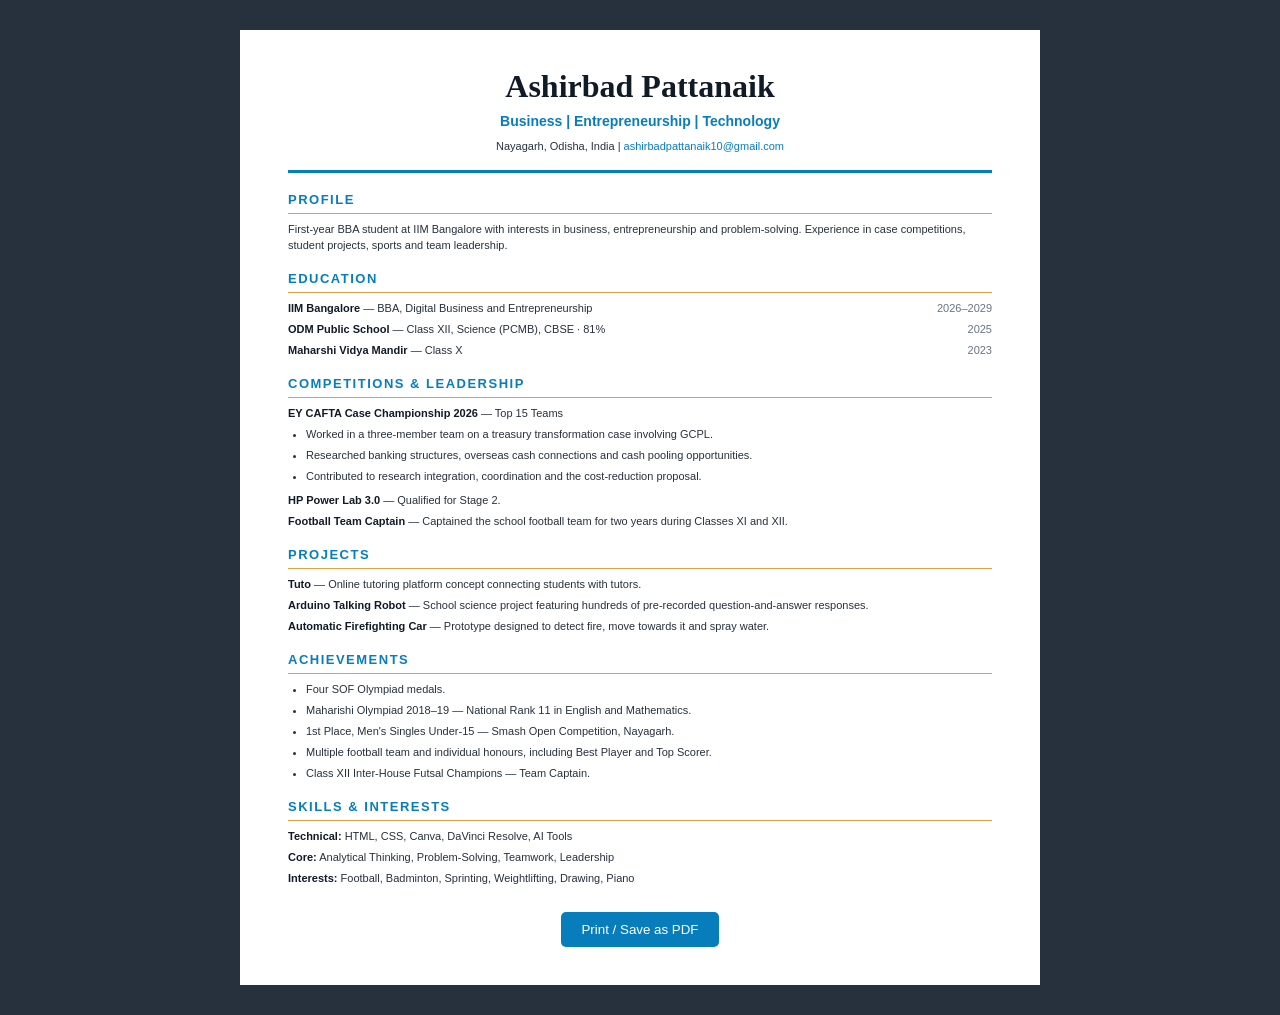
<file: Resume.html>
<!DOCTYPE html>
<html lang="en">
<head>
    <meta charset="UTF-8">
    <meta name="viewport" content="width=device-width, initial-scale=1.0">
    <title>Ashirbad Pattanaik | Resume</title>
    <link rel="stylesheet" href="style.css">
</head>

<body class="resume-site">

<main class="resume">

    <header class="resume-header">
        <h1>Ashirbad Pattanaik</h1>
        <h2>Business | Entrepreneurship | Technology</h2>
        <p>Nayagarh, Odisha, India |
            <a href="mailto:ashirbadpattanaik10@gmail.com">
                ashirbadpattanaik10@gmail.com
            </a>
        </p>
    </header>

    <section>
        <h3>PROFILE</h3>
        <p>First-year BBA student at IIM Bangalore with interests in business, entrepreneurship and problem-solving. Experience in case competitions, student projects, sports and team leadership.</p>
    </section>

    <section>
        <h3>EDUCATION</h3>
        <p><strong>IIM Bangalore</strong> — BBA, Digital Business and Entrepreneurship <span>2026–2029</span></p>
        <p><strong>ODM Public School</strong> — Class XII, Science (PCMB), CBSE · 81% <span>2025</span></p>
        <p><strong>Maharshi Vidya Mandir</strong> — Class X <span>2023</span></p>
    </section>

    <section>
        <h3>COMPETITIONS &amp; LEADERSHIP</h3>
        <p><strong>EY CAFTA Case Championship 2026</strong> — Top 15 Teams</p>
        <ul>
            <li>Worked in a three-member team on a treasury transformation case involving GCPL.</li>
            <li>Researched banking structures, overseas cash connections and cash pooling opportunities.</li>
            <li>Contributed to research integration, coordination and the cost-reduction proposal.</li>
        </ul>
        <p><strong>HP Power Lab 3.0</strong> — Qualified for Stage 2.</p>
        <p><strong>Football Team Captain</strong> — Captained the school football team for two years during Classes XI and XII.</p>
    </section>

    <section>
        <h3>PROJECTS</h3>
        <p><strong>Tuto</strong> — Online tutoring platform concept connecting students with tutors.</p>
        <p><strong>Arduino Talking Robot</strong> — School science project featuring hundreds of pre-recorded question-and-answer responses.</p>
        <p><strong>Automatic Firefighting Car</strong> — Prototype designed to detect fire, move towards it and spray water.</p>
    </section>

    <section>
        <h3>ACHIEVEMENTS</h3>
        <ul>
            <li>Four SOF Olympiad medals.</li>
            <li>Maharishi Olympiad 2018–19 — National Rank 11 in English and Mathematics.</li>
            <li>1st Place, Men's Singles Under-15 — Smash Open Competition, Nayagarh.</li>
            <li>Multiple football team and individual honours, including Best Player and Top Scorer.</li>
            <li>Class XII Inter-House Futsal Champions — Team Captain.</li>
        </ul>
    </section>

    <section>
        <h3>SKILLS &amp; INTERESTS</h3>
        <p><strong>Technical:</strong> HTML, CSS, Canva, DaVinci Resolve, AI Tools</p>
        <p><strong>Core:</strong> Analytical Thinking, Problem-Solving, Teamwork, Leadership</p>
        <p><strong>Interests:</strong> Football, Badminton, Sprinting, Weightlifting, Drawing, Piano</p>
    </section>

    <button class="resume-print" onclick="window.print()">
        Print / Save as PDF
    </button>

</main>

</body>
</html>
</file>
<file: style.css>
/* =========================
   GENERAL
========================= */

* {
    margin: 0;
    padding: 0;
    box-sizing: border-box;
}

body {
    background: #080F18;
    color: #F2F0EA;
    font-family: Arial, sans-serif;

    /* Default accent colours for About, Projects and Hobbies */
    --primary-accent: #087DBB;
    --secondary-accent: #D9A441;
}

a {
    text-decoration: none;
    color: inherit;
}

.mobile-portrait {
    display: none;
}


/* =========================
   NAVIGATION
========================= */

.navbar {
    display: flex;
    align-items: center;
    justify-content: space-between;
    gap: 20px;
    padding: 18px 6%;
    background: #080F18;
    border-bottom: 1px solid #243747;
}

.logo {
    font-size: 30px;
    font-weight: bold;
    white-space: nowrap;
}

.logo span {
    color: #D9A441;
}

.logo small {
    font-size: 16px;
    font-weight: normal;
    margin-left: 15px;
    border-left: 1px solid #777;
    padding-left: 15px;
}

nav {
    display: flex;
    justify-content: center;
    gap: 20px;
    flex-wrap: wrap;
}

nav a {
    font-size: 13px;
    white-space: nowrap;
    transition: color 0.2s;
}

nav a:hover {
    color: var(--primary-accent);
}

.resume-btn {
    border: 1px solid #D9A441;
    color: #F2BD60;
    padding: 10px 16px;
    border-radius: 8px;
    white-space: nowrap;
}


/* =========================
   HOMEPAGE HERO
========================= */

.hero {
    min-height: 550px;
    display: flex;
    align-items: center;
    padding: 45px 7%;

    background-image:
        linear-gradient(
            90deg,
            #080F18 0%,
            rgba(8,15,24,0.85) 32%,
            rgba(8,15,24,0.25) 58%,
            transparent 78%
        ),
        url("images/hero.png");

    background-size: cover;
    background-position: center 25%;
}

.intro {
    width: 55%;
}

.greeting {
    letter-spacing: 7px;
    color: #D5E8F5;
}

h1 {
    font-family: Georgia, serif;
    font-size: 65px;
    margin: 12px 0;
}

.home-site .hero h1 span {
    color: #F2BD60;
}

.intro h3 {
    font-size: 17px;
    margin-bottom: 20px;
}

.description {
    color: #C5CDD6;
    line-height: 1.7;
    max-width: 550px;
}

.blue-btn,
.gold-btn {
    display: inline-block;
    margin-top: 25px;
    margin-right: 15px;
    padding: 13px 22px;
    border-radius: 9px;
}

.blue-btn {
    background: #087DBB;
    border: 1px solid #50BDF5;
}

.gold-btn {
    border: 1px solid #D9A441;
    color: #F2BD60;
}


/* =========================
   HOMEPAGE HIGHLIGHTS
========================= */

.highlights {
    padding: 10px 4.5% 35px;
}

.highlights h2 {
    text-align: center;
    color: #F2BD60;
    letter-spacing: 7px;
    font-size: 17px;
    margin-bottom: 25px;
}

.cards {
    display: grid;
    grid-template-columns: repeat(4, 1fr);
    gap: 18px;
}

.card {
    display: flex;
    align-items: center;
    gap: 17px;
    padding: 20px 15px;
    border-radius: 13px;
    background: #101B27;
    min-height: 125px;
}

.blue-card {
    border: 1px solid #168DD1;
}

.gold-card {
    border: 1px solid #D9A441;
}

.symbol {
    font-size: 35px;
    min-width: 45px;
    text-align: center;
}

.gold {
    color: #F2BD60;
}

.blue {
    color: #50BDF5;
}

.card h3 {
    font-family: Georgia, serif;
    font-size: 23px;
    margin-bottom: 5px;
}

.card h4 {
    font-size: 14px;
    margin-bottom: 5px;
}

.card p {
    color: #C5CDD6;
    font-size: 12px;
    line-height: 1.5;
}


/* =========================
   HOMEPAGE ABOUT AND CONTACT
========================= */

.about-contact {
    display: grid;
    grid-template-columns: 1.5fr 1fr;
    gap: 40px;
    padding: 20px 10% 45px;
}

.about h2 {
    letter-spacing: 4px;
    font-size: 17px;
    margin-bottom: 15px;
}

.about p {
    color: #C5CDD6;
    line-height: 1.7;
}

.about a {
    display: inline-block;
    margin-top: 12px;
    color: #50BDF5;
}

.contact {
    border-left: 1px solid #168DD1;
    padding-left: 35px;
    line-height: 2.5;
}


/* =========================
   FOOTER
========================= */

footer {
    border-top: 1px solid #243747;
    padding: 18px;
    text-align: center;
    color: #A7AFBA;
    font-size: 12px;
}


/* =========================
   ACADEMICS & SKILLS PAGE
   CHARCOAL + GOLD ONLY
========================= */

.academics-site {
    --primary-accent: #D9A441;
    --secondary-accent: #B99A65;
}

.academics-site nav a:hover {
    color: #F2BD60;
}

.academics-site nav a[href="academics.html"] {
    color: #F2BD60;
}

.education-page {
    padding: 55px 8%;
    background: #080F18;
}


/* Education Introduction */

.education-intro {
    max-width: 850px;
    margin: 0 auto;
    text-align: center;
}

.education-label,
.education-stage {
    color: #D9A441;
    letter-spacing: 4px;
    font-size: 13px;
    font-weight: bold;
}

.education-intro h1 {
    font-family: Georgia, serif;
    font-size: 48px;
    margin: 18px 0;
}

.education-intro h1 span {
    color: #D9A441;
}

.education-intro > p:last-child {
    color: #C5CDD6;
    line-height: 1.7;
}


/* Education Timeline */

.education-timeline {
    max-width: 850px;
    margin: 65px auto 20px;
    padding-left: 55px;
    position: relative;
}

.education-timeline::before {
    content: "";
    position: absolute;
    left: 19px;
    top: 15px;
    bottom: 15px;
    width: 2px;
    background: #B99A65;
}

.education-item {
    position: relative;
    margin-bottom: 30px;
}

.education-marker {
    position: absolute;
    left: -55px;
    top: 22px;
    width: 40px;
    height: 40px;
    border: 2px solid #D9A441;
    border-radius: 50%;
    background: #080F18;
    color: #F2BD60;
    display: flex;
    align-items: center;
    justify-content: center;
    font-size: 13px;
    font-weight: bold;
}

.education-card {
    background: #101B27;
    border: 1px solid #B99A65;
    border-radius: 12px;
    padding: 25px 30px;
}

.education-card h2 {
    color: #F2BD60;
    font-family: Georgia, serif;
    font-size: 25px;
    margin: 10px 0;
}

.education-location {
    color: #F2F0EA;
    margin-bottom: 10px;
}

.education-detail {
    color: #C5CDD6;
    line-height: 1.7;
}

.preparation-card {
    background: #0D151F;
    border: 1px solid #806B48;
}

.preparation-card h2 {
    font-size: 22px;
}

.current-education {
    border: 2px solid #D9A441;
}

.current-tag {
    display: inline-block;
    color: #F2BD60;
    border: 1px solid #B99A65;
    padding: 6px 10px;
    font-size: 11px;
    margin-top: 15px;
    letter-spacing: 1px;
}


/* =========================
   SKILLS SECTION
========================= */

.skills-section {
    max-width: 1050px;
    margin: 100px auto 30px;
}

.section-heading {
    text-align: center;
    margin-bottom: 55px;
}

.section-heading h2 {
    font-family: Georgia, serif;
    font-size: 42px;
    margin: 15px 0;
}

.section-heading h2 span {
    color: #D9A441;
}

.section-heading > p:last-child {
    color: #C5CDD6;
    line-height: 1.7;
}

.skills-subheading {
    color: #F2BD60;
    font-size: 22px;
    margin-bottom: 25px;
    font-family: Georgia, serif;
}


/* Tools */

.tools-section {
    margin-bottom: 75px;
}

.tools-list {
    display: grid;
    grid-template-columns: repeat(4, 1fr);
    gap: 15px;
}

.tool-item {
    display: flex;
    align-items: center;
    gap: 15px;
    padding: 20px;
    background: #101B27;
    border: 1px solid #806B48;
    border-radius: 10px;
    font-size: 17px;
    font-weight: bold;
}

.tool-number {
    color: #F2BD60;
    font-size: 13px;
    letter-spacing: 1px;
}


/* How I Work */

.how-i-work {
    margin-top: 20px;
}

.work-grid {
    display: grid;
    grid-template-columns: repeat(3, 1fr);
    gap: 20px;
}

.work-item {
    background: #101B27;
    border-left: 3px solid #D9A441;
    padding: 25px;
    border-radius: 0 10px 10px 0;
    min-height: 220px;
}

.work-number {
    display: inline-block;
    color: #F2BD60;
    font-size: 13px;
    letter-spacing: 2px;
    margin-bottom: 18px;
}

.work-item h4 {
    color: #F2F0EA;
    font-family: Georgia, serif;
    font-size: 21px;
    margin-bottom: 14px;
}

.work-item p {
    color: #C5CDD6;
    line-height: 1.7;
    font-size: 14px;
}


/* =========================
   TABLET
========================= */

@media (max-width: 1100px) {

    .navbar {
        flex-wrap: wrap;
    }

    nav {
        order: 3;
        width: 100%;
        justify-content: center;
    }

    .resume-btn {
        margin-left: auto;
    }

    .intro {
        width: 70%;
    }

    .tools-list {
        grid-template-columns: repeat(2, 1fr);
    }

}


/* =========================
   MOBILE
========================= */

@media (max-width: 600px) {

    /* Navigation */

    .navbar {
        flex-wrap: wrap;
        gap: 12px;
        padding: 12px 5%;
    }

    .logo {
        font-size: 26px;
    }

    .logo small {
        display: none;
    }

    .resume-btn {
        margin-left: auto;
        font-size: 12px;
        padding: 8px 10px;
    }

    nav {
        order: 3;
        width: 100%;
        flex-wrap: nowrap;
        overflow-x: auto;
        justify-content: flex-start;
        gap: 20px;
        padding: 8px 0;
    }

    nav a {
        font-size: 13px;
        white-space: nowrap;
    }


    /* Homepage Hero */

    .hero {
        min-height: auto;
        background-image: none;
        display: flex;
        flex-direction: column;
        text-align: center;
        padding: 30px 6%;
    }

    .mobile-portrait {
        display: block;
        width: 170px;
        max-height: 220px;
        object-fit: contain;
        background: white;
        border-radius: 12px;
        margin-bottom: 22px;
        border: 1px solid #D9A441;
    }

    .intro {
        width: 100%;
    }

    h1 {
        font-size: 40px;
    }

    .intro h3 {
        font-size: 14px;
        line-height: 1.5;
    }

    .description {
        font-size: 14px;
    }

    .blue-btn,
    .gold-btn {
        font-size: 13px;
        padding: 11px 14px;
        margin: 18px 5px 0;
    }


    /* Homepage Highlights */

    .cards {
        grid-template-columns: 1fr;
    }


    /* Homepage About and Contact */

    .about-contact {
        grid-template-columns: 1fr;
        gap: 25px;
        padding: 25px 7% 35px;
    }

    .contact {
        border-left: none;
        border-top: 1px solid #168DD1;
        padding: 18px 0 0;
    }


    /* Academics Page */

    .education-page {
        padding: 35px 6%;
    }

    .education-intro h1 {
        font-size: 36px;
    }

    .education-intro > p:last-child {
        font-size: 14px;
    }

    .education-timeline {
        margin-top: 40px;
        padding-left: 42px;
    }

    .education-timeline::before {
        left: 15px;
    }

    .education-marker {
        left: -42px;
        width: 32px;
        height: 32px;
        font-size: 11px;
    }

    .education-card {
        padding: 20px;
    }

    .education-card h2 {
        font-size: 20px;
    }


    /* Skills Page Sections */

    .skills-section {
        margin-top: 70px;
    }

    .section-heading {
        margin-bottom: 40px;
    }

    .section-heading h2 {
        font-size: 34px;
    }

    .tools-section {
        margin-bottom: 55px;
    }

    .tools-list {
        grid-template-columns: 1fr 1fr;
        gap: 10px;
    }

    .tool-item {
        padding: 15px 12px;
        font-size: 14px;
        gap: 10px;
    }

    .work-grid {
        grid-template-columns: 1fr;
    }

    .work-item {
        min-height: auto;
        padding: 22px;
    }

}


/* =========================
   ABOUT PAGE
   BLUE PRIMARY + GOLD SECONDARY
========================= */

.about-site {
    --primary-accent: #087DBB;
    --secondary-accent: #D9A441;
}

.about-site nav a[href="about.html"] {
    color: #50BDF5;
}

.about-page {
    padding: 55px 8%;
}


/* About Introduction */

.about-hero {
    max-width: 850px;
    margin: 0 auto 55px;
    text-align: center;
}

.about-eyebrow {
    color: #50BDF5;
    font-size: 12px;
    font-weight: bold;
    letter-spacing: 4px;
}

.about-hero h1 {
    font-family: Georgia, serif;
    font-size: 48px;
    margin: 18px 0;
}

.about-hero h1 span {
    color: #50BDF5;
}

.about-hero > p:last-child {
    color: #C5CDD6;
    line-height: 1.7;
}


/* Story Grid - Z Pattern */

.story-grid {
    max-width: 1100px;
    margin: 0 auto;
    display: grid;
    grid-template-columns: 1fr 1fr;
    gap: 25px;
}


/* Story Cards */

.story-card {
    background: #101B27;
    border: 1px solid #087DBB;
    border-radius: 12px;
    padding: 30px;
    transition: transform 0.25s, border-color 0.25s;
}

.story-card:hover {
    transform: translateY(-5px);
    border-color: #50BDF5;
}


/* Gold secondary borders */

.story-two,
.story-three {
    border-color: #806B48;
}

.story-two:hover,
.story-three:hover {
    border-color: #D9A441;
}


/* Story Text */

.story-number {
    color: #50BDF5;
    font-size: 11px;
    font-weight: bold;
    letter-spacing: 3px;
    margin-bottom: 20px;
}

.story-two .story-number,
.story-three .story-number {
    color: #F2BD60;
}

.story-card h2 {
    font-family: Georgia, serif;
    font-size: 27px;
    margin-bottom: 18px;
    color: #F2F0EA;
}

.story-card p:not(.story-number) {
    color: #C5CDD6;
    font-size: 14px;
    line-height: 1.8;
}


/* Story Tags */

.story-tags {
    display: flex;
    flex-wrap: wrap;
    gap: 8px;
    margin-top: 22px;
}

.story-tags span {
    border: 1px solid #087DBB;
    color: #50BDF5;
    padding: 6px 10px;
    border-radius: 20px;
    font-size: 11px;
}

.story-two .story-tags span,
.story-three .story-tags span {
    border-color: #806B48;
    color: #F2BD60;
}


/* Looking Ahead */

.about-future {
    max-width: 850px;
    margin: 80px auto 20px;
    padding: 35px;
    text-align: center;
    background: #101B27;
    border: 1px solid #806B48;
    border-radius: 12px;
}

.about-future h2 {
    font-family: Georgia, serif;
    font-size: 36px;
    margin: 18px 0;
}

.about-future h2 span {
    color: #50BDF5;
}

.about-future > p:not(.about-eyebrow) {
    color: #C5CDD6;
    line-height: 1.8;
    font-size: 14px;
}

.about-button {
    display: inline-block;
    margin-top: 25px;
    padding: 12px 20px;
    border: 1px solid #087DBB;
    color: #50BDF5;
    border-radius: 8px;
    font-size: 13px;
}


/* =========================
   ABOUT PAGE - MOBILE
========================= */

@media (max-width: 600px) {

    .about-page {
        padding: 35px 6%;
    }

    .about-hero {
        margin-bottom: 35px;
    }

    .about-hero h1 {
        font-size: 36px;
    }

    .story-grid {
        grid-template-columns: 1fr;
        gap: 18px;
    }

    .story-card {
        padding: 23px;
    }

    .story-card h2 {
        font-size: 23px;
    }

    .story-card p:not(.story-number) {
        font-size: 13px;
    }

    .about-future {
        margin-top: 50px;
        padding: 25px 20px;
    }

    .about-future h2 {
        font-size: 29px;
    }

}
/* Explore Projects - Academics Page */

.academics-next {
    max-width: 850px;
    margin: 80px auto 20px;
    padding: 35px;
    text-align: center;
    background: #101B27;
    border: 1px solid #B99A65;
    border-radius: 12px;
}

.academics-next h2 {
    font-family: Georgia, serif;
    font-size: 36px;
    margin: 18px 0;
}

.academics-next h2 span {
    color: #F2BD60;
}

.academics-next > p:not(.education-label) {
    color: #C5CDD6;
    line-height: 1.8;
    font-size: 14px;
}

.academics-button {
    display: inline-block;
    margin-top: 25px;
    padding: 12px 20px;
    border: 1px solid #D9A441;
    color: #F2BD60;
    border-radius: 8px;
    font-size: 13px;
}

.academics-button:hover {
    background: #D9A441;
    color: #080F18;
}

@media (max-width: 600px) {
    .academics-next {
        margin-top: 55px;
        padding: 25px 20px;
    }

    .academics-next h2 {
        font-size: 29px;
    }
}

/* =========================
   PROJECTS PAGE
   BLUE PRIMARY + GOLD SECONDARY
========================= */

.projects-site {
    --primary-accent: #087DBB;
    --secondary-accent: #D9A441;
}

.projects-site nav a[href="projects.html"] {
    color: #50BDF5;
}

.projects-page {
    padding: 55px 8%;
}

.projects-intro {
    text-align: center;
    max-width: 800px;
    margin: 0 auto 65px;
}

.projects-label,
.project-category {
    color: #50BDF5;
    font-size: 12px;
    font-weight: bold;
    letter-spacing: 3px;
}

.projects-intro h1 {
    font-family: Georgia, serif;
    font-size: 48px;
    margin: 18px 0;
}

.projects-intro h1 span {
    color: #50BDF5;
}

.projects-intro > p:last-child,
.project-heading p {
    color: #C5CDD6;
    line-height: 1.7;
}


/* Project Sections */

.project-section {
    max-width: 1100px;
    margin: 0 auto 65px;
}

.project-heading {
    margin-bottom: 25px;
}

.project-heading h2 {
    font-family: Georgia, serif;
    font-size: 28px;
    margin-bottom: 8px;
}


/* Project Cards */

.project-grid {
    display: grid;
    grid-template-columns: repeat(2, 1fr);
    gap: 20px;
}

.project-card {
    background: #101B27;
    border: 1px solid #087DBB;
    border-radius: 12px;
    padding: 25px;
}

.project-card:nth-child(even) {
    border-color: #806B48;
}

.project-top {
    display: flex;
    justify-content: space-between;
    align-items: center;
    flex-wrap: wrap;
    gap: 10px;
    margin-bottom: 22px;
}

.project-status {
    color: #F2BD60;
    border: 1px solid #B99A65;
    padding: 6px 9px;
    font-size: 10px;
    letter-spacing: 1px;
}

.project-status.ongoing {
    color: #50BDF5;
    border-color: #087DBB;
}

.project-status.development {
    color: #F2BD60;
}

.project-status.completed {
    color: #C5CDD6;
    border-color: #596675;
}

.project-card h3 {
    font-family: Georgia, serif;
    font-size: 24px;
    margin-bottom: 15px;
    color: #F2F0EA;
}

.project-description,
.project-contribution {
    color: #C5CDD6;
    font-size: 14px;
    line-height: 1.7;
    margin-bottom: 15px;
}

.project-contribution strong {
    color: #F2BD60;
}

.project-tags {
    display: flex;
    flex-wrap: wrap;
    gap: 8px;
    margin-top: 20px;
}

.project-tags span {
    color: #50BDF5;
    border: 1px solid #087DBB;
    padding: 6px 10px;
    border-radius: 20px;
    font-size: 11px;
}

.project-date {
    color: #F2BD60;
    font-size: 12px;
    margin-top: 18px;
}


/* Upcoming Projects */

.upcoming-grid {
    display: grid;
    grid-template-columns: repeat(2, 1fr);
    gap: 20px;
}

.upcoming-card {
    background: #101B27;
    border: 1px solid #806B48;
    border-radius: 12px;
    padding: 25px;
}

.upcoming-card h3 {
    font-family: Georgia, serif;
    font-size: 23px;
    margin: 16px 0 10px;
}

.upcoming-card p {
    color: #C5CDD6;
    font-size: 14px;
    line-height: 1.7;
}


/* Next Page */

.projects-next {
    max-width: 850px;
    margin: 80px auto 20px;
    padding: 35px;
    background: #101B27;
    border: 1px solid #806B48;
    border-radius: 12px;
    text-align: center;
}

.projects-next h2 {
    font-family: Georgia, serif;
    font-size: 36px;
    margin: 18px 0;
}

.projects-next h2 span {
    color: #50BDF5;
}

.projects-next > p:not(.projects-label) {
    color: #C5CDD6;
    line-height: 1.7;
    font-size: 14px;
}

.projects-button {
    display: inline-block;
    margin-top: 25px;
    padding: 12px 20px;
    border: 1px solid #087DBB;
    color: #50BDF5;
    border-radius: 8px;
    font-size: 13px;
}


/* Mobile */

@media (max-width: 600px) {

    .projects-page {
        padding: 35px 6%;
    }

    .projects-intro h1 {
        font-size: 38px;
    }

    .project-grid,
    .upcoming-grid {
        grid-template-columns: 1fr;
    }

    .project-card,
    .upcoming-card {
        padding: 21px;
    }

    .project-card h3 {
        font-size: 22px;
    }

    .project-top {
        align-items: flex-start;
    }

    .projects-next {
        margin-top: 55px;
        padding: 25px 20px;
    }

    .projects-next h2 {
        font-size: 29px;
    }

}

/* ACHIEVEMENTS PAGE */

.achievements-site {
    background: #080F18;
    color: #F2F0EA;
}

.achievements-site nav a[href="achievements.html"] {
    color: #50BDF5;
}

.achievements-page {
    max-width: 1150px;
    margin: auto;
    padding: 75px 25px;
}

.achievements-intro {
    max-width: 700px;
    margin-bottom: 45px;
}

.achievement-label,
.achievements-next > p {
    color: #D9A441;
    letter-spacing: 2px;
    font-size: 12px;
    font-weight: bold;
}

.achievements-intro h1 {
    font: bold 44px Georgia, serif;
    margin: 15px 0;
}

.achievements-intro h1 span {
    color: #50BDF5;
}

.achievements-intro p:last-child {
    color: #C5CDD6;
    line-height: 1.7;
}

.achievement-grid {
    display: grid;
    grid-template-columns: repeat(2, 1fr);
    gap: 25px;
}

.achievement-card {
    background: #101B27;
    border: 1px solid #26394A;
    border-radius: 14px;
    overflow: hidden;
}

.achievement-card > img {
    width: 100%;
    height: 240px;
    object-fit: cover;
    display: block;
}

.certificate-gallery {
    height: 240px;
    display: flex;
    gap: 8px;
    padding: 10px;
    background: #0B1420;
}

.certificate-gallery img {
    width: 50%;
    height: 100%;
    object-fit: contain;
}

.achievement-content {
    padding: 23px;
}

.achievement-content span {
    color: #50BDF5;
    font-size: 11px;
    letter-spacing: 1.5px;
    font-weight: bold;
}

.achievement-content h2 {
    font: bold 23px Georgia, serif;
    margin: 12px 0;
}

.achievement-content p {
    color: #C5CDD6;
    line-height: 1.7;
    font-size: 14px;
}

.text-achievement {
    display: flex;
    align-items: center;
    min-height: 190px;
    border-top: 2px solid #D9A441;
}

.achievements-next {
    text-align: center;
    margin-top: 75px;
    padding: 40px 20px;
    background: #101B27;
    border-radius: 14px;
}

.achievements-next h2 {
    font: bold 27px Georgia, serif;
    margin: 15px 0 25px;
}

.achievements-next a {
    display: inline-block;
    color: #50BDF5;
    text-decoration: none;
    border: 1px solid #087DBB;
    padding: 12px 22px;
    border-radius: 7px;
}

.achievements-next a:hover {
    background: #087DBB;
    color: white;
}

@media (max-width: 700px) {
    .achievement-grid {
        grid-template-columns: 1fr;
    }

    .achievements-intro h1 {
        font-size: 34px;
    }

    .achievement-card > img,
    .certificate-gallery {
        height: 210px;
    }
}
/* EY ACHIEVEMENT IMAGE */

.ey-image {
    width: 100%;
    height: 280px;
    object-fit: cover;
    display: block;
    border-bottom: 1px solid #26394A;
}

@media (max-width: 700px) {
    .ey-image {
        height: 200px;
    }
}

/* HOBBIES PAGE */

.hobbies-site {
    background: #080F18;
    color: #F2F0EA;
}

.hobbies-site nav a[href="hobbies.html"] {
    color: #50BDF5;
}

.hobbies-page {
    max-width: 1150px;
    margin: auto;
    padding: 75px 25px;
}

.hobbies-intro {
    max-width: 700px;
    margin-bottom: 45px;
}

.hobbies-intro > p:first-child,
.hobbies-contact > p:first-child {
    color: #D9A441;
    font-size: 12px;
    font-weight: bold;
    letter-spacing: 2px;
}

.hobbies-intro h1 {
    font: bold 44px Georgia, serif;
    margin: 15px 0;
}

.hobbies-intro h1 span {
    color: #50BDF5;
}

.hobbies-intro p:last-child {
    color: #C5CDD6;
    line-height: 1.7;
}

.hobbies-grid {
    display: grid;
    grid-template-columns: repeat(2, 1fr);
    gap: 24px;
}

.hobby-card {
    background: #101B27;
    border: 1px solid #26394A;
    border-radius: 13px;
    overflow: hidden;
}

.hobby-card img {
    width: 100%;
    height: 220px;
    object-fit: cover;
    display: block;
}

.hobby-card div {
    padding: 22px;
}

.hobby-card span {
    color: #50BDF5;
    font-size: 11px;
    letter-spacing: 1.5px;
    font-weight: bold;
}

.hobby-card h2 {
    font: bold 23px Georgia, serif;
    margin: 10px 0;
}

.hobby-card p {
    color: #C5CDD6;
    font-size: 14px;
    line-height: 1.7;
}

.hobbies-contact {
    margin-top: 70px;
    padding: 40px 20px;
    text-align: center;
    background: #101B27;
    border-radius: 14px;
}

.hobbies-contact h2 {
    font: bold 27px Georgia, serif;
    margin: 15px 0;
}

.hobbies-contact p {
    color: #C5CDD6;
}

.hobbies-contact a {
    display: inline-block;
    margin-top: 15px;
    padding: 12px 24px;
    background: #087DBB;
    color: white;
    text-decoration: none;
    border-radius: 7px;
}

.hobbies-contact a:hover {
    background: #50BDF5;
    color: #080F18;
}

@media (max-width: 700px) {
    .hobbies-grid {
        grid-template-columns: 1fr;
    }

    .hobbies-intro h1 {
        font-size: 34px;
    }
}

/* CONTACT PAGE */

.contact-site {
    background: #080F18;
    color: #F2F0EA;
}

.contact-site nav a[href="contact.html"] {
    color: #D9A441;
}

.contact-page {
    max-width: 1050px;
    margin: auto;
    padding: 90px 25px;
}

.contact-intro {
    max-width: 700px;
    margin-bottom: 50px;
}

.contact-intro > p:first-child {
    color: #D9A441;
    font-size: 12px;
    font-weight: bold;
    letter-spacing: 2px;
}

.contact-intro h1 {
    font: bold 44px Georgia, serif;
    margin: 15px 0;
}

.contact-intro h1 span {
    color: #50BDF5;
}

.contact-intro p:last-child {
    color: #C5CDD6;
    line-height: 1.7;
}

.contact-details {
    display: grid;
    grid-template-columns: repeat(2, 1fr);
    gap: 25px;
}

.contact-card {
    background: #101B27;
    border: 1px solid #26394A;
    border-top: 3px solid #D9A441;
    border-radius: 12px;
    padding: 30px;
}

.contact-card span {
    color: #50BDF5;
    font-size: 11px;
    letter-spacing: 2px;
    font-weight: bold;
}

.contact-card h2 {
    font: bold 24px Georgia, serif;
    margin: 15px 0;
}

.contact-card p,
.contact-card a {
    color: #C5CDD6;
    font-size: 14px;
    line-height: 1.7;
    overflow-wrap: anywhere;
}

.contact-card a {
    text-decoration: none;
}

.contact-card a:hover {
    color: #50BDF5;
}

.contact-message {
    text-align: center;
    margin-top: 55px;
    padding: 40px 20px;
    background: #101B27;
    border-radius: 12px;
}

.contact-message h2 {
    font: bold 27px Georgia, serif;
}

.contact-message p {
    color: #C5CDD6;
    margin: 15px 0 25px;
}

.contact-message a {
    display: inline-block;
    padding: 12px 24px;
    background: #087DBB;
    color: white;
    text-decoration: none;
    border-radius: 7px;
}

.contact-message a:hover {
    background: #50BDF5;
    color: #080F18;
}

@media (max-width: 700px) {
    .contact-details {
        grid-template-columns: 1fr;
    }

    .contact-intro h1 {
        font-size: 34px;
    }
}

/* =================================
   ACADEMICS & SKILLS PAGE
   CHARCOAL + GOLD WITH BLUE HINTS
================================= */

.academics-site {
    --primary-accent: #D9A441;
    --secondary-accent: #087DBB;
    background: #080F18;
    color: #F2F0EA;
}

/* Navigation */

.academics-site nav a:hover {
    color: #50BDF5;
}

.academics-site nav a[href="academics.html"] {
    color: #50BDF5;
}


/* Main page */

.academics-site .education-page {
    padding: 55px 8%;
    background: #080F18;
}


/* Introduction */

.academics-site .education-intro {
    max-width: 850px;
    margin: 0 auto;
    text-align: center;
}

.academics-site .education-label {
    color: #D9A441;
    letter-spacing: 4px;
    font-size: 13px;
    font-weight: bold;
}

.academics-site .education-intro h1 {
    font-family: Georgia, serif;
    font-size: 48px;
    margin: 18px 0;
}

.academics-site .education-intro h1 span {
    color: #D9A441;
}

.academics-site .education-intro > p:last-child {
    color: #C5CDD6;
    line-height: 1.7;
}


/* Education Timeline */

.academics-site .education-timeline {
    max-width: 850px;
    margin: 65px auto 20px;
    padding-left: 55px;
    position: relative;
}

.academics-site .education-timeline::before {
    content: "";
    position: absolute;
    left: 19px;
    top: 15px;
    bottom: 15px;
    width: 2px;
    background: #31536B;
}

.academics-site .education-item {
    position: relative;
    margin-bottom: 30px;
}

.academics-site .education-marker {
    position: absolute;
    left: -55px;
    top: 22px;
    width: 40px;
    height: 40px;
    border: 2px solid #D9A441;
    border-radius: 50%;
    background: #080F18;
    color: #50BDF5;
    display: flex;
    align-items: center;
    justify-content: center;
    font-size: 13px;
    font-weight: bold;
}

.academics-site .education-card {
    background: #101B27;
    border: 1px solid #31536B;
    border-left: 3px solid #D9A441;
    border-radius: 12px;
    padding: 25px 30px;
}

.academics-site .education-stage {
    color: #50BDF5;
    letter-spacing: 3px;
    font-size: 12px;
    font-weight: bold;
}

.academics-site .education-card h2 {
    color: #F2BD60;
    font-family: Georgia, serif;
    font-size: 25px;
    margin: 10px 0;
}

.academics-site .education-location {
    color: #F2F0EA;
    margin-bottom: 10px;
}

.academics-site .education-detail {
    color: #C5CDD6;
    line-height: 1.7;
}


/* Preparation and Current Education */

.academics-site .preparation-card {
    background: #0D151F;
    border-color: #31536B;
    border-left-color: #D9A441;
}

.academics-site .preparation-card h2 {
    font-size: 22px;
}

.academics-site .current-education {
    border: 2px solid #D9A441;
    box-shadow: inset 0 0 0 1px rgba(8, 125, 187, 0.18);
}

.academics-site .current-tag {
    display: inline-block;
    color: #50BDF5;
    border: 1px solid #31536B;
    padding: 6px 10px;
    font-size: 11px;
    margin-top: 15px;
    letter-spacing: 1px;
}


/* Skills Section */

.academics-site .skills-section {
    max-width: 1050px;
    margin: 100px auto 30px;
}

.academics-site .section-heading {
    text-align: center;
    margin-bottom: 55px;
}

.academics-site .section-heading h2 {
    font-family: Georgia, serif;
    font-size: 42px;
    margin: 15px 0;
}

.academics-site .section-heading h2 span {
    color: #D9A441;
}

.academics-site .section-heading > p:last-child {
    color: #C5CDD6;
    line-height: 1.7;
}

.academics-site .skills-subheading {
    color: #F2BD60;
    font-size: 22px;
    margin-bottom: 25px;
    font-family: Georgia, serif;
}


/* Tools */

.academics-site .tools-section {
    margin-bottom: 75px;
}

.academics-site .tools-list {
    display: grid;
    grid-template-columns: repeat(4, 1fr);
    gap: 15px;
}

.academics-site .tool-item {
    display: flex;
    align-items: center;
    gap: 15px;
    padding: 20px;
    background: #101B27;
    border: 1px solid #31536B;
    border-radius: 10px;
    font-size: 17px;
    font-weight: bold;
    transition: border-color 0.2s;
}

.academics-site .tool-item:hover {
    border-color: #D9A441;
}

.academics-site .tool-number {
    color: #50BDF5;
    font-size: 13px;
    letter-spacing: 1px;
}


/* How I Work */

.academics-site .how-i-work {
    margin-top: 20px;
}

.academics-site .work-grid {
    display: grid;
    grid-template-columns: repeat(3, 1fr);
    gap: 20px;
}

.academics-site .work-item {
    background: #101B27;
    border: 1px solid #26394A;
    border-left: 3px solid #D9A441;
    padding: 25px;
    border-radius: 0 10px 10px 0;
    min-height: 220px;
}

.academics-site .work-number {
    display: inline-block;
    color: #50BDF5;
    font-size: 13px;
    letter-spacing: 2px;
    margin-bottom: 18px;
}

.academics-site .work-item h4 {
    color: #F2F0EA;
    font-family: Georgia, serif;
    font-size: 21px;
    margin-bottom: 14px;
}

.academics-site .work-item p {
    color: #C5CDD6;
    line-height: 1.7;
    font-size: 14px;
}


/* Explore Projects */

.academics-site .academics-next {
    max-width: 850px;
    margin: 80px auto 20px;
    padding: 35px;
    text-align: center;
    background: #101B27;
    border: 1px solid #31536B;
    border-top: 3px solid #D9A441;
    border-radius: 12px;
}

.academics-site .academics-next h2 {
    font-family: Georgia, serif;
    font-size: 36px;
    margin: 18px 0;
}

.academics-site .academics-next h2 span {
    color: #D9A441;
}

.academics-site .academics-next > p:not(.education-label) {
    color: #C5CDD6;
    line-height: 1.8;
    font-size: 14px;
}

.academics-site .academics-button {
    display: inline-block;
    margin-top: 25px;
    padding: 12px 20px;
    border: 1px solid #087DBB;
    color: #50BDF5;
    border-radius: 8px;
    font-size: 13px;
    transition: 0.2s;
}

.academics-site .academics-button:hover {
    background: #087DBB;
    color: white;
}


/* Responsive Layout */

@media (max-width: 1100px) {
    .academics-site .tools-list {
        grid-template-columns: repeat(2, 1fr);
    }
}

@media (max-width: 600px) {

    .academics-site .education-page {
        padding: 35px 6%;
    }

    .academics-site .education-intro h1 {
        font-size: 36px;
    }

    .academics-site .education-intro > p:last-child {
        font-size: 14px;
    }

    .academics-site .education-timeline {
        margin-top: 40px;
        padding-left: 42px;
    }

    .academics-site .education-timeline::before {
        left: 15px;
    }

    .academics-site .education-marker {
        left: -42px;
        width: 32px;
        height: 32px;
        font-size: 11px;
    }

    .academics-site .education-card {
        padding: 20px;
    }

    .academics-site .education-card h2 {
        font-size: 20px;
    }

    .academics-site .skills-section {
        margin-top: 70px;
    }

    .academics-site .section-heading {
        margin-bottom: 40px;
    }

    .academics-site .section-heading h2 {
        font-size: 34px;
    }

    .academics-site .tools-section {
        margin-bottom: 55px;
    }

    .academics-site .tools-list {
        grid-template-columns: 1fr 1fr;
        gap: 10px;
    }

    .academics-site .tool-item {
        padding: 15px 12px;
        font-size: 14px;
        gap: 10px;
    }

    .academics-site .work-grid {
        grid-template-columns: 1fr;
    }

    .academics-site .work-item {
        min-height: auto;
        padding: 22px;
    }

    .academics-site .academics-next {
        margin-top: 55px;
        padding: 25px 20px;
    }

    .academics-site .academics-next h2 {
        font-size: 29px;
    }
}

/* =========================
   RESUME PAGE
========================= */

.resume-site {
    background: #26313D;
    color: #26313D;
    font-family: Arial, sans-serif;
    padding: 30px 15px;
}

.resume-site .resume {
    max-width: 800px;
    margin: auto;
    padding: 38px 48px;
    background: white;
    line-height: 1.4;
}

.resume-site .resume-header {
    text-align: center;
    border-bottom: 3px solid #087DBB;
    padding-bottom: 16px;
    margin-bottom: 18px;
}

.resume-site .resume-header h1 {
    font: bold 32px Georgia, serif;
    color: #101B27;
    margin: 0;
}

.resume-site .resume-header h2 {
    font-size: 14px;
    color: #087DBB;
    margin: 7px 0;
}

.resume-site .resume-header p {
    font-size: 11px;
}

.resume-site a {
    color: #087DBB;
    text-decoration: none;
}

.resume-site section {
    margin-bottom: 16px;
}

.resume-site section h3 {
    color: #087DBB;
    font-size: 13px;
    letter-spacing: 1.5px;
    border-bottom: 1px solid #D9A441;
    padding-bottom: 4px;
    margin-bottom: 8px;
}

.resume-site section p,
.resume-site li {
    font-size: 11px;
    margin-bottom: 5px;
    line-height: 1.45;
}

.resume-site section p span {
    float: right;
    color: #687582;
}

.resume-site ul {
    padding-left: 18px;
    margin-bottom: 8px;
}

.resume-site strong {
    color: #101B27;
}

.resume-site .resume-print {
    display: block;
    margin: 25px auto 0;
    padding: 10px 20px;
    background: #087DBB;
    color: white;
    border: none;
    border-radius: 5px;
    cursor: pointer;
}

@media print {
    .resume-site {
        background: white;
        padding: 0;
    }

    .resume-site .resume {
        max-width: none;
        padding: 10mm 12mm;
    }

    .resume-site .resume-print {
        display: none;
    }

    @page {
        size: A4;
        margin: 0;
    }
}
</file>
